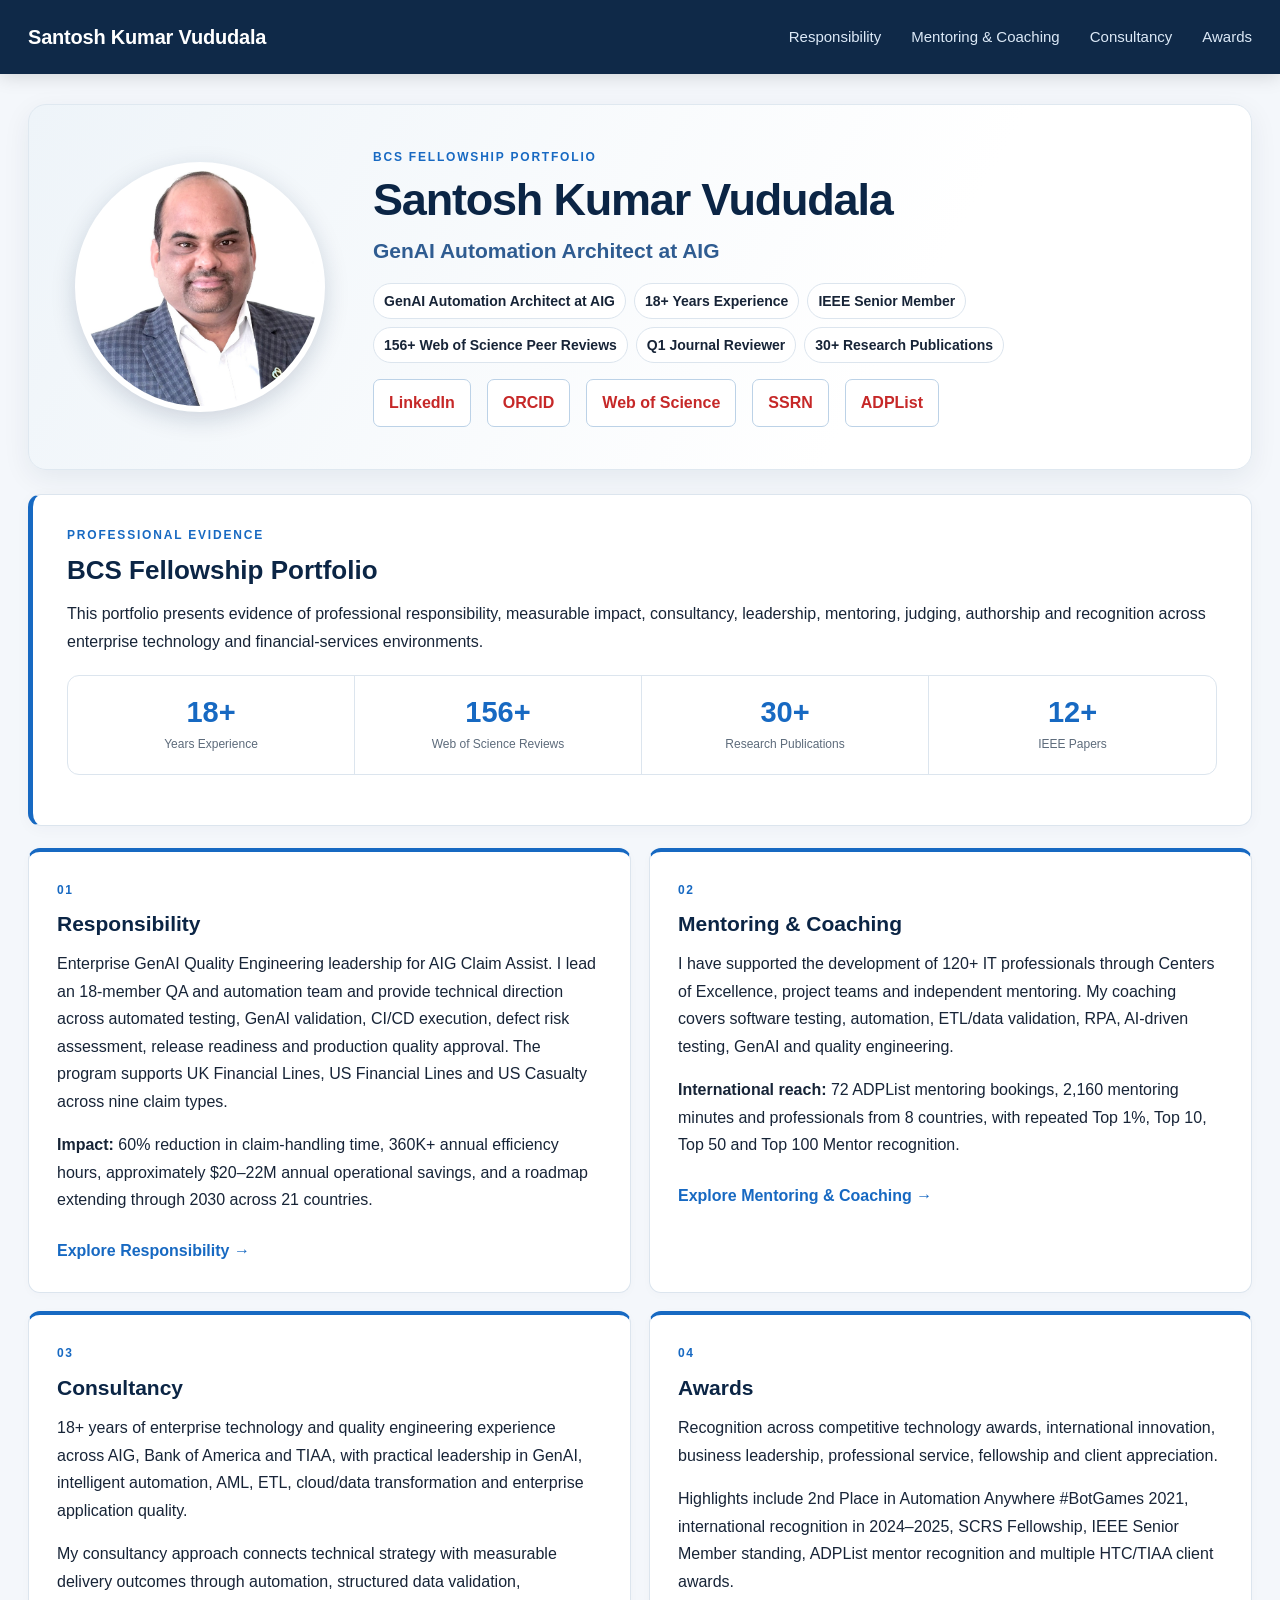
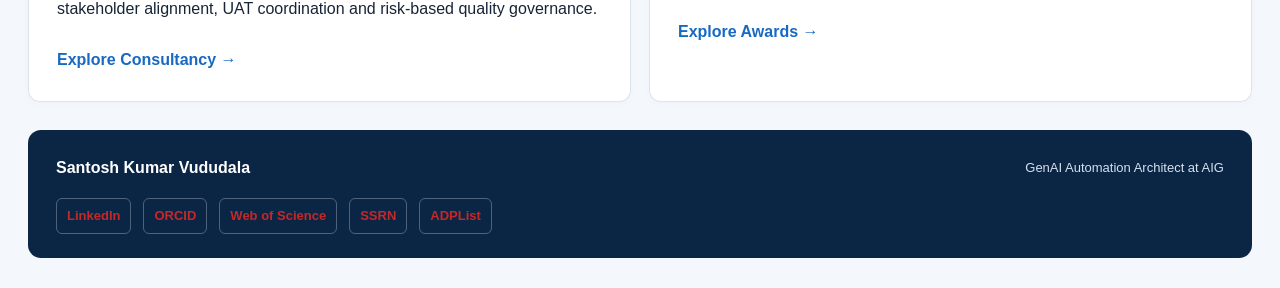
<file: index.html>
<!DOCTYPE html>
<html lang="en"><head><meta charset="UTF-8"><meta name="viewport" content="width=device-width, initial-scale=1.0">
<title>BCS Fellowship Portfolio | Santosh Kumar Vududala</title><meta name="description" content="BCS Fellowship professional portfolio of Santosh Kumar Vududala."><link rel="stylesheet" href="styles.css"></head>
<body><header><nav><div class="nav-container"><div class="nav-brand"><a href="index.html">Santosh Kumar Vududala</a></div><ul class="nav-menu">
<li><a class="" href="responsibility.html">Responsibility</a></li>
<li><a class="" href="mentoring.html">Mentoring &amp; Coaching</a></li>
<li><a class="" href="consultancy.html">Consultancy</a></li>
<li><a class="" href="awards.html">Awards</a></li>
</ul></div></nav></header>
<main class="container"><section class="hero"><div class="profile-section"><div class="profile-photo"><img src="profile-photo.jpeg" alt="Professional portrait of Santosh Kumar Vududala"></div><div class="profile-info"><div class="eyebrow">BCS FELLOWSHIP PORTFOLIO</div><h1>Santosh Kumar Vududala</h1><h2>GenAI Automation Architect at AIG</h2><p class="tagline"><strong>GenAI Automation Architect at AIG</strong><span>18+ Years Experience</span><span>IEEE Senior Member</span><span>156+ Web of Science Peer Reviews</span><span>Q1 Journal Reviewer</span><span>30+ Research Publications</span></p><div class="hero-links"><a href="https://www.linkedin.com/in/santosh-kumar-vududala-43872617" target="_blank" rel="noopener">LinkedIn</a><a href="https://orcid.org/0009-0005-8838-0259" target="_blank" rel="noopener">ORCID</a><a href="https://www.webofscience.com/wos/author/record/NES-8212-2025" target="_blank" rel="noopener">Web of Science</a><a href="https://papers.ssrn.com/sol3/cf_dev/AbsByAuth.cfm?per_id=7576277" target="_blank" rel="noopener">SSRN</a><a href="evidence/01-ADPList-Profile-Screenshot.png" target="_blank">ADPList</a></div></div></div></section><section class="welcome"><div class="section-kicker">PROFESSIONAL EVIDENCE</div><h2>BCS Fellowship Portfolio</h2><p>This portfolio presents evidence of professional responsibility, measurable impact, consultancy, leadership, mentoring, judging, authorship and recognition across enterprise technology and financial-services environments.</p><div class="stats-grid"><div class="stat-card"><span class="number">18+</span><span class="label">Years Experience</span></div><div class="stat-card"><span class="number">156+</span><span class="label">Web of Science Reviews</span></div><div class="stat-card"><span class="number">30+</span><span class="label">Research Publications</span></div><div class="stat-card"><span class="number">12+</span><span class="label">IEEE Papers</span></div></div></section>
<section class="cards feature-cards">
<div class="card accent"><div class="card-number">01</div><h3>Responsibility</h3><p>Enterprise GenAI Quality Engineering leadership for AIG Claim Assist. I lead an 18-member QA and automation team and provide technical direction across automated testing, GenAI validation, CI/CD execution, defect risk assessment, release readiness and production quality approval. The program supports UK Financial Lines, US Financial Lines and US Casualty across nine claim types.</p><p><strong>Impact:</strong> 60% reduction in claim-handling time, 360K+ annual efficiency hours, approximately $20–22M annual operational savings, and a roadmap extending through 2030 across 21 countries.</p><a class="read-more" href="responsibility.html">Explore Responsibility →</a></div>
<div class="card accent"><div class="card-number">02</div><h3>Mentoring &amp; Coaching</h3><p>I have supported the development of 120+ IT professionals through Centers of Excellence, project teams and independent mentoring. My coaching covers software testing, automation, ETL/data validation, RPA, AI-driven testing, GenAI and quality engineering.</p><p><strong>International reach:</strong> 72 ADPList mentoring bookings, 2,160 mentoring minutes and professionals from 8 countries, with repeated Top 1%, Top 10, Top 50 and Top 100 Mentor recognition.</p><a class="read-more" href="mentoring.html">Explore Mentoring &amp; Coaching →</a></div>
<div class="card accent"><div class="card-number">03</div><h3>Consultancy</h3><p>18+ years of enterprise technology and quality engineering experience across AIG, Bank of America and TIAA, with practical leadership in GenAI, intelligent automation, AML, ETL, cloud/data transformation and enterprise application quality.</p><p>My consultancy approach connects technical strategy with measurable delivery outcomes through automation, structured data validation, stakeholder alignment, UAT coordination and risk-based quality governance.</p><a class="read-more" href="consultancy.html">Explore Consultancy →</a></div>
<div class="card accent"><div class="card-number">04</div><h3>Awards</h3><p>Recognition across competitive technology awards, international innovation, business leadership, professional service, fellowship and client appreciation.</p><p>Highlights include 2nd Place in Automation Anywhere #BotGames 2021, international recognition in 2024–2025, SCRS Fellowship, IEEE Senior Member standing, ADPList mentor recognition and multiple HTC/TIAA client awards.</p><a class="read-more" href="awards.html">Explore Awards →</a></div>
</section>
<footer>
<div class="footer-main"><strong>Santosh Kumar Vududala</strong><span>GenAI Automation Architect at AIG</span></div>
<div class="profile-links" aria-label="Professional profiles">
<a href="https://www.linkedin.com/in/santosh-kumar-vududala-43872617" target="_blank" rel="noopener">LinkedIn</a>
<a href="https://orcid.org/0009-0005-8838-0259" target="_blank" rel="noopener">ORCID</a>
<a href="https://www.webofscience.com/wos/author/record/NES-8212-2025" target="_blank" rel="noopener">Web of Science</a>
<a href="https://papers.ssrn.com/sol3/cf_dev/AbsByAuth.cfm?per_id=7576277" target="_blank" rel="noopener">SSRN</a>
<a href="evidence/01-ADPList-Profile-Screenshot.png" target="_blank">ADPList</a>

</div></footer></main></body></html>
</file>
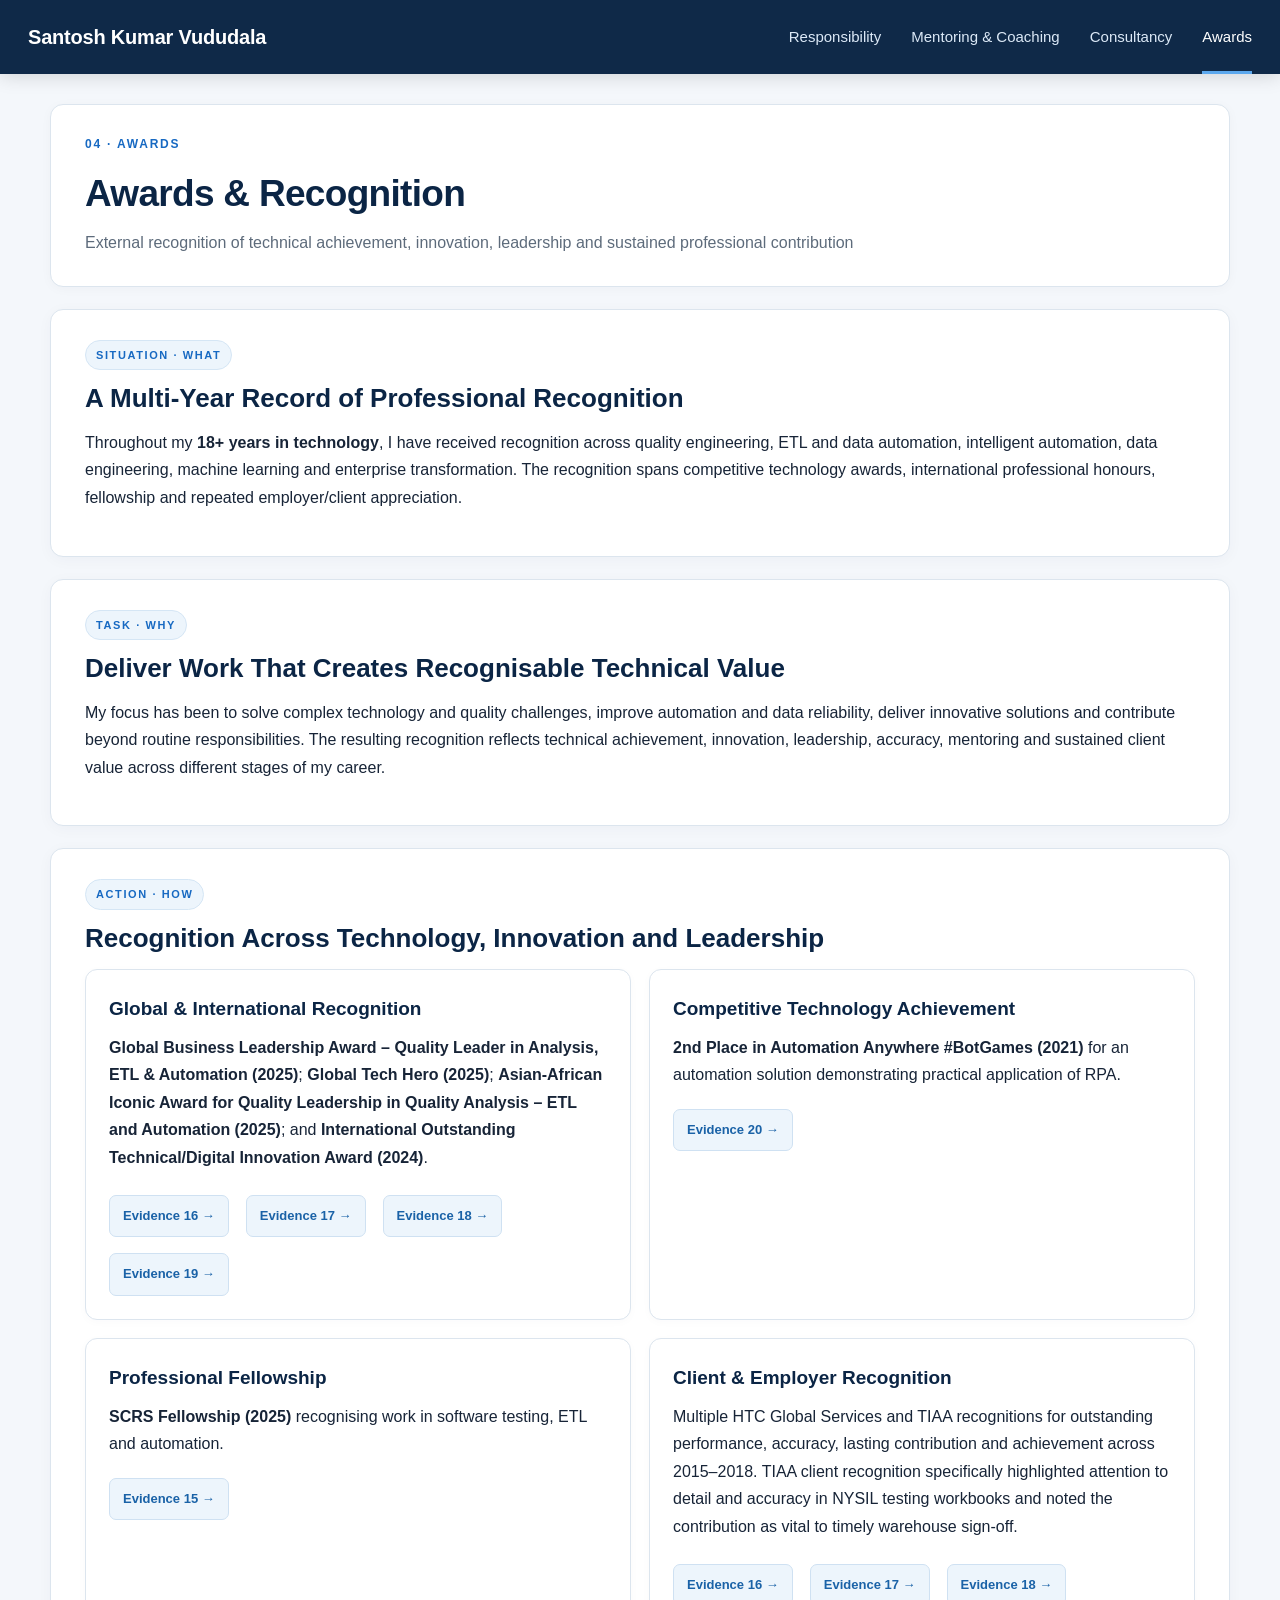
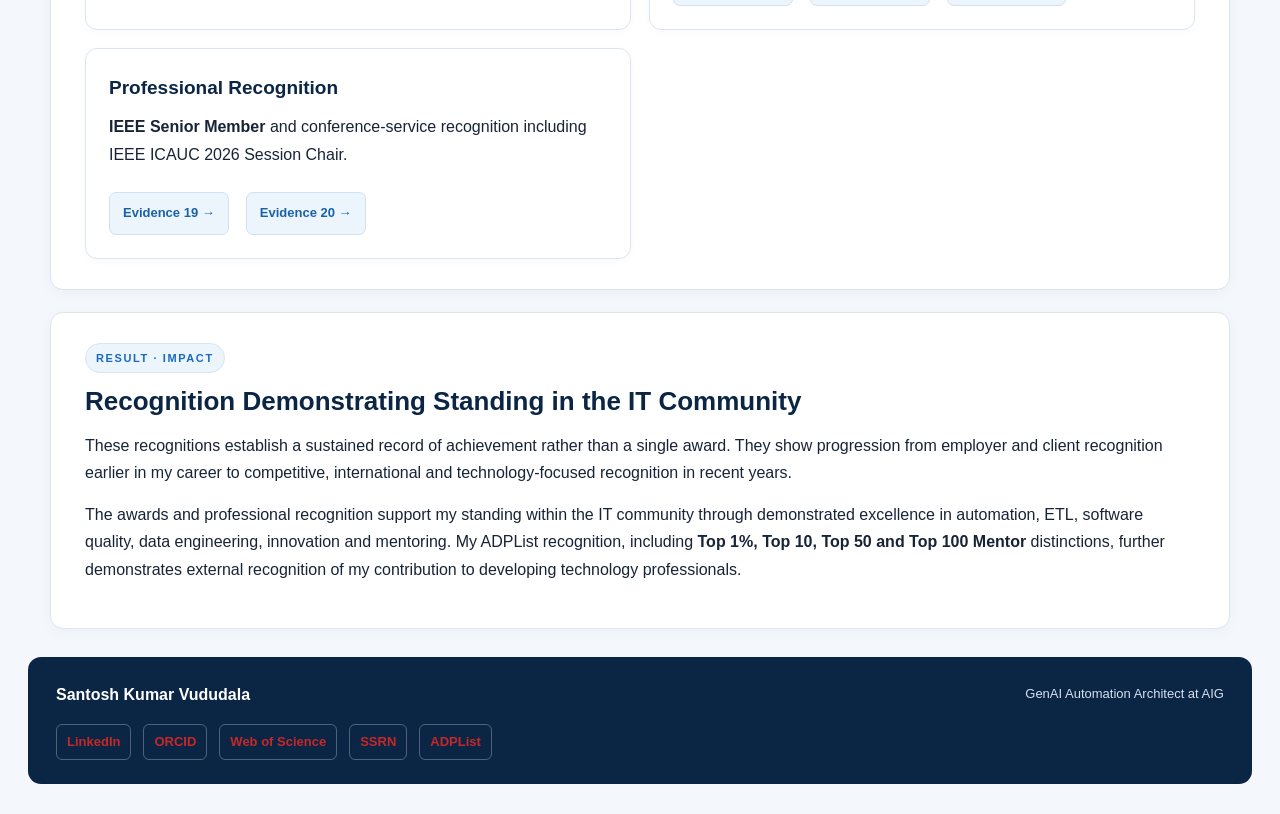
<file: awards.html>
<!DOCTYPE html>
<html lang="en"><head><meta charset="UTF-8"><meta name="viewport" content="width=device-width, initial-scale=1.0">
<title>Awards &amp; Recognition | Santosh Kumar Vududala</title><meta name="description" content="BCS Fellowship professional portfolio of Santosh Kumar Vududala."><link rel="stylesheet" href="styles.css"></head>
<body><header><nav><div class="nav-container"><div class="nav-brand"><a href="index.html">Santosh Kumar Vududala</a></div><ul class="nav-menu"><li><a href="responsibility.html">Responsibility</a></li><li><a href="mentoring.html">Mentoring &amp; Coaching</a></li><li><a href="consultancy.html">Consultancy</a></li><li><a class="active" href="awards.html">Awards</a></li></ul></div></nav></header>
<main class="container"><div class="page-header"><div class="section-kicker">04 · AWARDS</div><h1>Awards &amp; Recognition</h1><p class="subtitle">External recognition of technical achievement, innovation, leadership and sustained professional contribution</p></div>
<section class="content-section"><div class="star-label">SITUATION · WHAT</div><h2>A Multi-Year Record of Professional Recognition</h2><p>Throughout my <strong>18+ years in technology</strong>, I have received recognition across quality engineering, ETL and data automation, intelligent automation, data engineering, machine learning and enterprise transformation. The recognition spans competitive technology awards, international professional honours, fellowship and repeated employer/client appreciation.</p></section>
<section class="content-section"><div class="star-label">TASK · WHY</div><h2>Deliver Work That Creates Recognisable Technical Value</h2><p>My focus has been to solve complex technology and quality challenges, improve automation and data reliability, deliver innovative solutions and contribute beyond routine responsibilities. The resulting recognition reflects technical achievement, innovation, leadership, accuracy, mentoring and sustained client value across different stages of my career.</p></section>
<section class="content-section"><div class="star-label">ACTION · HOW</div><h2>Recognition Across Technology, Innovation and Leadership</h2><div class="cards"><div class="card"><h3>Global &amp; International Recognition</h3><p><strong>Global Business Leadership Award – Quality Leader in Analysis, ETL &amp; Automation (2025)</strong>; <strong>Global Tech Hero (2025)</strong>; <strong>Asian-African Iconic Award for Quality Leadership in Quality Analysis – ETL and Automation (2025)</strong>; and <strong>International Outstanding Technical/Digital Innovation Award (2024)</strong>.</p><div class="button-row"><a class="evidence-ref" href="evidence/10-Global-Business-Leadership-Award.pdf" target="_blank">Evidence 16 →</a><a class="evidence-ref" href="evidence/11-Global-Tech-Hero-Award.pdf" target="_blank">Evidence 17 →</a><a class="evidence-ref" href="evidence/12-Asian-African-Iconic-Award.pdf" target="_blank">Evidence 18 →</a><a class="evidence-ref" href="evidence/13-International-Outstanding-Technical-Digital-Innovation-Award.pdf" target="_blank">Evidence 19 →</a></div></div><div class="card"><h3>Competitive Technology Achievement</h3><p><strong>2nd Place in Automation Anywhere #BotGames (2021)</strong> for an automation solution demonstrating practical application of RPA.</p><a class="evidence-ref" href="evidence/14-Automation-Anywhere-BotGames-2nd-Place-Certificate.pdf" target="_blank">Evidence 20 →</a></div><div class="card"><h3>Professional Fellowship</h3><p><strong>SCRS Fellowship (2025)</strong> recognising work in software testing, ETL and automation.</p><a class="evidence-ref" href="evidence/15-SCRS-Fellowship-Evidence.pdf" target="_blank">Evidence 15 →</a></div><div class="card"><h3>Client &amp; Employer Recognition</h3><p>Multiple HTC Global Services and TIAA recognitions for outstanding performance, accuracy, lasting contribution and achievement across 2015–2018. TIAA client recognition specifically highlighted attention to detail and accuracy in NYSIL testing workbooks and noted the contribution as vital to timely warehouse sign-off.</p><div class="button-row"><a class="evidence-ref" href="evidence/16-HTC-TIAA-2015-Appreciation.pdf" target="_blank">Evidence 16 →</a><a class="evidence-ref" href="evidence/17-HTC-TIAA-2016-Recognition.jpg" target="_blank">Evidence 17 →</a><a class="evidence-ref" href="evidence/18-HTC-TIAA-2018-Recognition.jpg" target="_blank">Evidence 18 →</a></div></div><div class="card"><h3>Professional Recognition</h3><p><strong>IEEE Senior Member</strong> and conference-service recognition including IEEE ICAUC 2026 Session Chair.</p><div class="button-row"><a class="evidence-ref" href="evidence/19-IEEE-Senior-Membership-Card.pdf" target="_blank">Evidence 19 →</a><a class="evidence-ref" href="evidence/20-IEEE-ICAUC-2026-Session-Chair-Certificate.pdf" target="_blank">Evidence 20 →</a></div></div></div></section>
<section class="content-section"><div class="star-label">RESULT · IMPACT</div><h2>Recognition Demonstrating Standing in the IT Community</h2><p>These recognitions establish a sustained record of achievement rather than a single award. They show progression from employer and client recognition earlier in my career to competitive, international and technology-focused recognition in recent years.</p><p>The awards and professional recognition support my standing within the IT community through demonstrated excellence in automation, ETL, software quality, data engineering, innovation and mentoring. My ADPList recognition, including <strong>Top 1%, Top 10, Top 50 and Top 100 Mentor</strong> distinctions, further demonstrates external recognition of my contribution to developing technology professionals.</p></section>
<footer><div class="footer-main"><strong>Santosh Kumar Vududala</strong><span>GenAI Automation Architect at AIG</span></div><div class="profile-links" aria-label="Professional profiles"><a href="https://www.linkedin.com/in/santosh-kumar-vududala-43872617" target="_blank" rel="noopener">LinkedIn</a><a href="https://orcid.org/0009-0005-8838-0259" target="_blank" rel="noopener">ORCID</a><a href="https://www.webofscience.com/wos/author/record/NES-8212-2025" target="_blank" rel="noopener">Web of Science</a><a href="https://papers.ssrn.com/sol3/cf_dev/AbsByAuth.cfm?per_id=7576277" target="_blank" rel="noopener">SSRN</a><a href="evidence/01-ADPList-Profile-Screenshot.png" target="_blank">ADPList</a></div></footer></main></body></html>
</file>
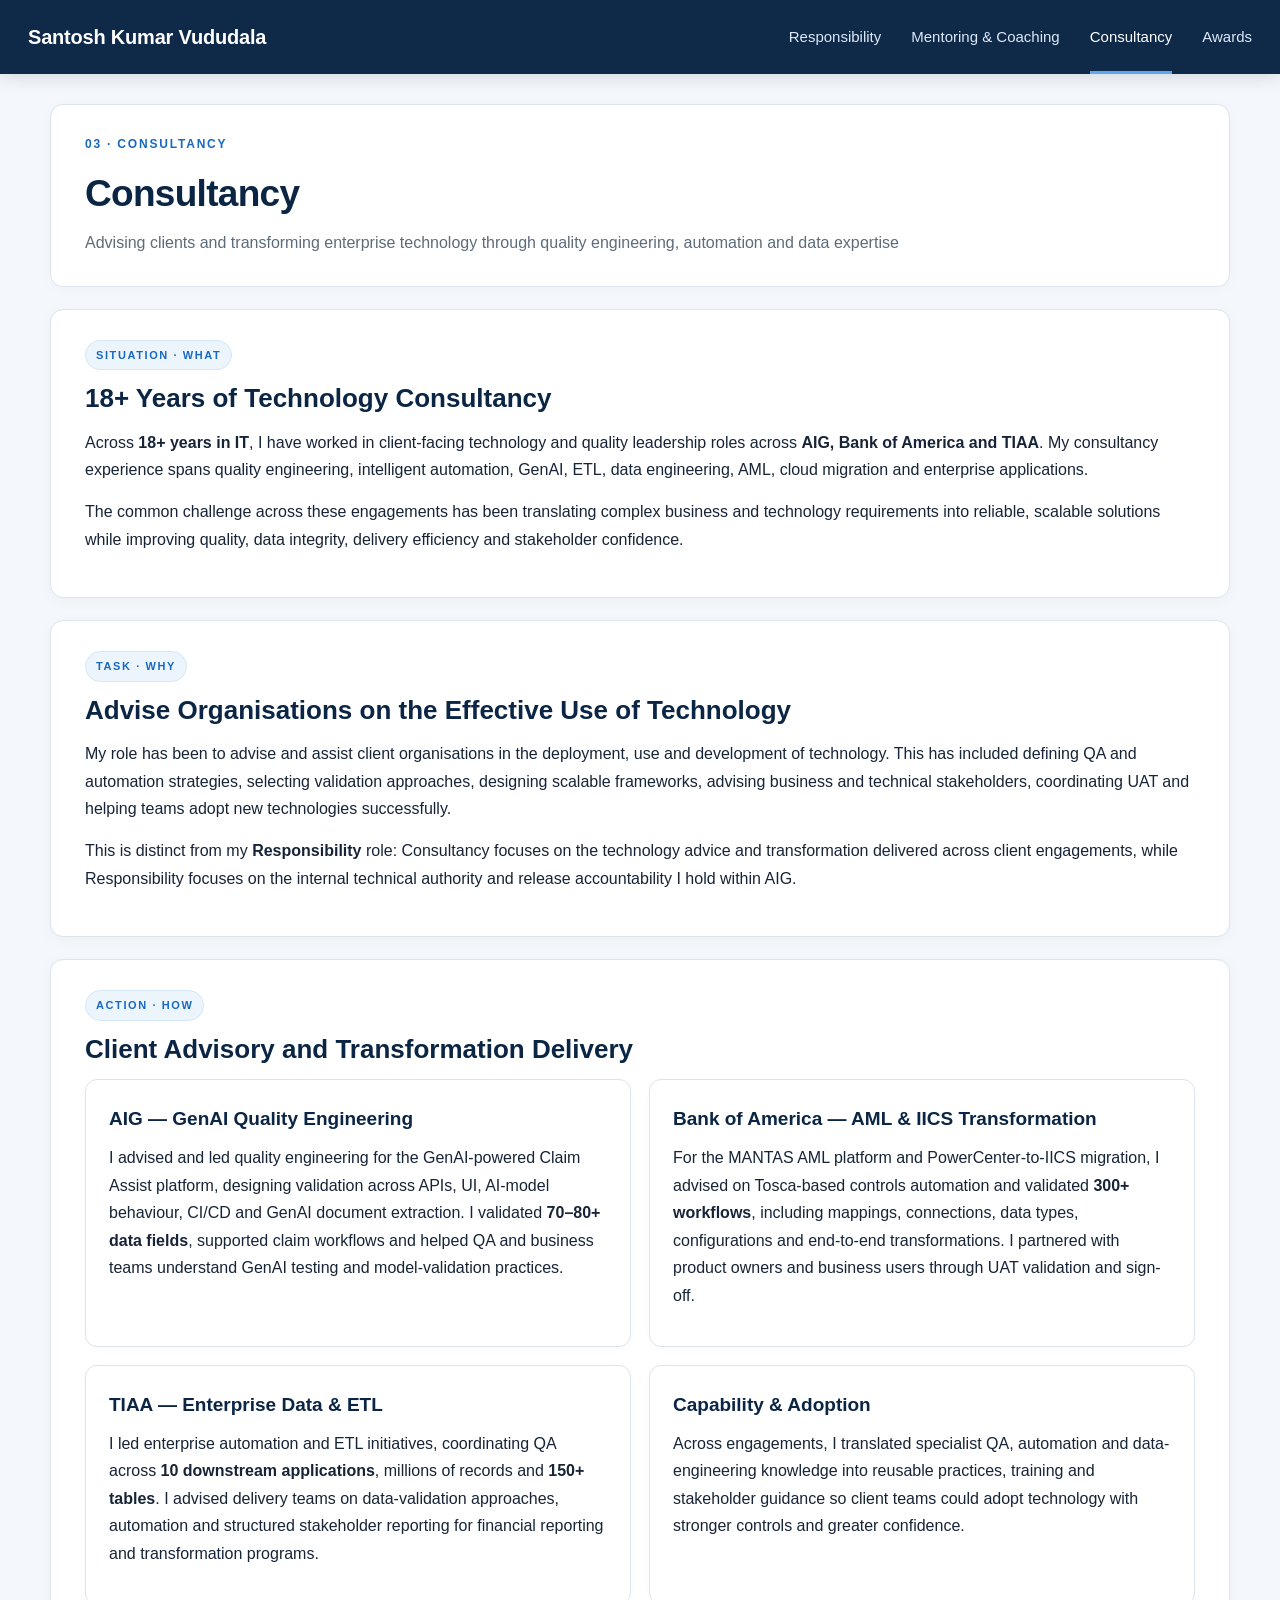
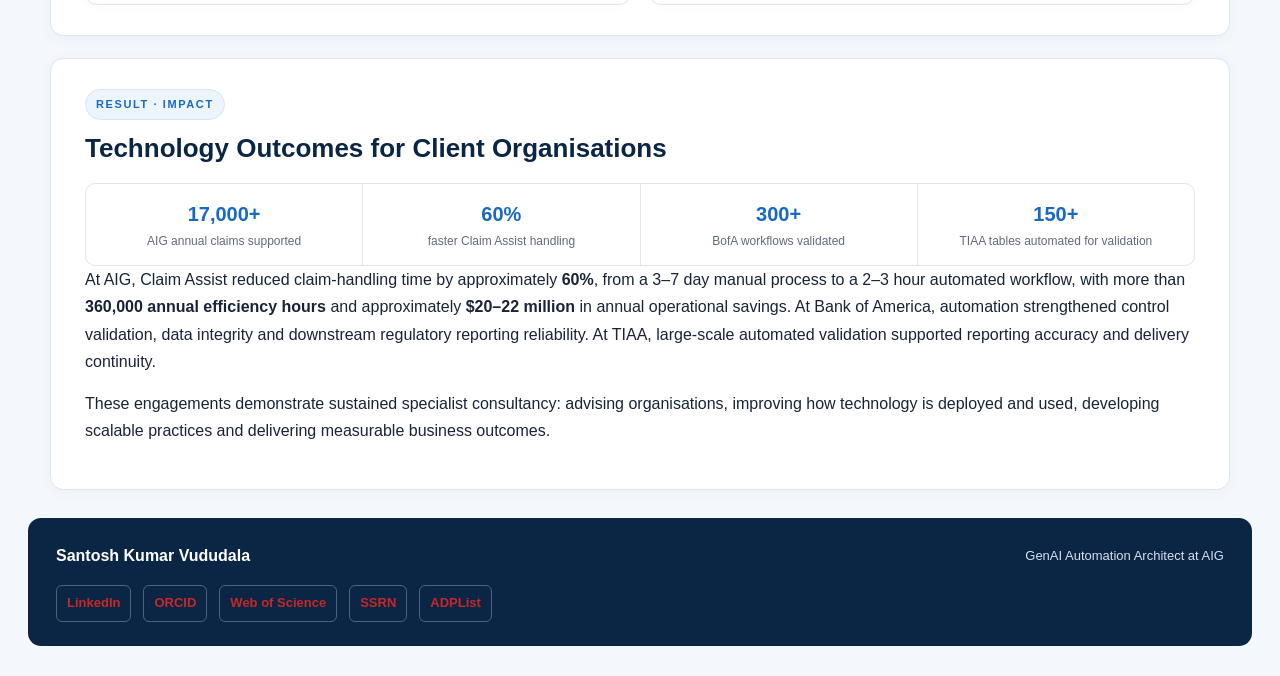
<file: consultancy.html>
<!DOCTYPE html>
<html lang="en"><head><meta charset="UTF-8"><meta name="viewport" content="width=device-width, initial-scale=1.0">
<title>Consultancy | Santosh Kumar Vududala</title><meta name="description" content="BCS Fellowship professional portfolio of Santosh Kumar Vududala."><link rel="stylesheet" href="styles.css"></head>
<body><header><nav><div class="nav-container"><div class="nav-brand"><a href="index.html">Santosh Kumar Vududala</a></div><ul class="nav-menu"><li><a href="responsibility.html">Responsibility</a></li><li><a href="mentoring.html">Mentoring &amp; Coaching</a></li><li><a class="active" href="consultancy.html">Consultancy</a></li><li><a href="awards.html">Awards</a></li></ul></div></nav></header>
<main class="container"><div class="page-header"><div class="section-kicker">03 · CONSULTANCY</div><h1>Consultancy</h1><p class="subtitle">Advising clients and transforming enterprise technology through quality engineering, automation and data expertise</p></div>
<section class="content-section"><div class="star-label">SITUATION · WHAT</div><h2>18+ Years of Technology Consultancy</h2><p>Across <strong>18+ years in IT</strong>, I have worked in client-facing technology and quality leadership roles across <strong>AIG, Bank of America and TIAA</strong>. My consultancy experience spans quality engineering, intelligent automation, GenAI, ETL, data engineering, AML, cloud migration and enterprise applications.</p><p>The common challenge across these engagements has been translating complex business and technology requirements into reliable, scalable solutions while improving quality, data integrity, delivery efficiency and stakeholder confidence.</p></section>
<section class="content-section"><div class="star-label">TASK · WHY</div><h2>Advise Organisations on the Effective Use of Technology</h2><p>My role has been to advise and assist client organisations in the deployment, use and development of technology. This has included defining QA and automation strategies, selecting validation approaches, designing scalable frameworks, advising business and technical stakeholders, coordinating UAT and helping teams adopt new technologies successfully.</p><p>This is distinct from my <strong>Responsibility</strong> role: Consultancy focuses on the technology advice and transformation delivered across client engagements, while Responsibility focuses on the internal technical authority and release accountability I hold within AIG.</p></section>
<section class="content-section"><div class="star-label">ACTION · HOW</div><h2>Client Advisory and Transformation Delivery</h2><div class="cards">
<div class="card"><h3>AIG — GenAI Quality Engineering</h3><p>I advised and led quality engineering for the GenAI-powered Claim Assist platform, designing validation across APIs, UI, AI-model behaviour, CI/CD and GenAI document extraction. I validated <strong>70–80+ data fields</strong>, supported claim workflows and helped QA and business teams understand GenAI testing and model-validation practices.</p></div>
<div class="card"><h3>Bank of America — AML &amp; IICS Transformation</h3><p>For the MANTAS AML platform and PowerCenter-to-IICS migration, I advised on Tosca-based controls automation and validated <strong>300+ workflows</strong>, including mappings, connections, data types, configurations and end-to-end transformations. I partnered with product owners and business users through UAT validation and sign-off.</p></div>
<div class="card"><h3>TIAA — Enterprise Data &amp; ETL</h3><p>I led enterprise automation and ETL initiatives, coordinating QA across <strong>10 downstream applications</strong>, millions of records and <strong>150+ tables</strong>. I advised delivery teams on data-validation approaches, automation and structured stakeholder reporting for financial reporting and transformation programs.</p></div>
<div class="card"><h3>Capability &amp; Adoption</h3><p>Across engagements, I translated specialist QA, automation and data-engineering knowledge into reusable practices, training and stakeholder guidance so client teams could adopt technology with stronger controls and greater confidence.</p></div>
</div></section>
<section class="content-section"><div class="star-label">RESULT · IMPACT</div><h2>Technology Outcomes for Client Organisations</h2><div class="metric-strip"><span><b>17,000+</b> AIG annual claims supported</span><span><b>60%</b> faster Claim Assist handling</span><span><b>300+</b> BofA workflows validated</span><span><b>150+</b> TIAA tables automated for validation</span></div><p>At AIG, Claim Assist reduced claim-handling time by approximately <strong>60%</strong>, from a 3–7 day manual process to a 2–3 hour automated workflow, with more than <strong>360,000 annual efficiency hours</strong> and approximately <strong>$20–22 million</strong> in annual operational savings. At Bank of America, automation strengthened control validation, data integrity and downstream regulatory reporting reliability. At TIAA, large-scale automated validation supported reporting accuracy and delivery continuity.</p><p>These engagements demonstrate sustained specialist consultancy: advising organisations, improving how technology is deployed and used, developing scalable practices and delivering measurable business outcomes.</p></section>
<footer><div class="footer-main"><strong>Santosh Kumar Vududala</strong><span>GenAI Automation Architect at AIG</span></div><div class="profile-links" aria-label="Professional profiles"><a href="https://www.linkedin.com/in/santosh-kumar-vududala-43872617" target="_blank" rel="noopener">LinkedIn</a><a href="https://orcid.org/0009-0005-8838-0259" target="_blank" rel="noopener">ORCID</a><a href="https://www.webofscience.com/wos/author/record/NES-8212-2025" target="_blank" rel="noopener">Web of Science</a><a href="https://papers.ssrn.com/sol3/cf_dev/AbsByAuth.cfm?per_id=7576277" target="_blank" rel="noopener">SSRN</a><a href="evidence/01-ADPList-Profile-Screenshot.png" target="_blank">ADPList</a></div></footer></main></body></html>
</file>
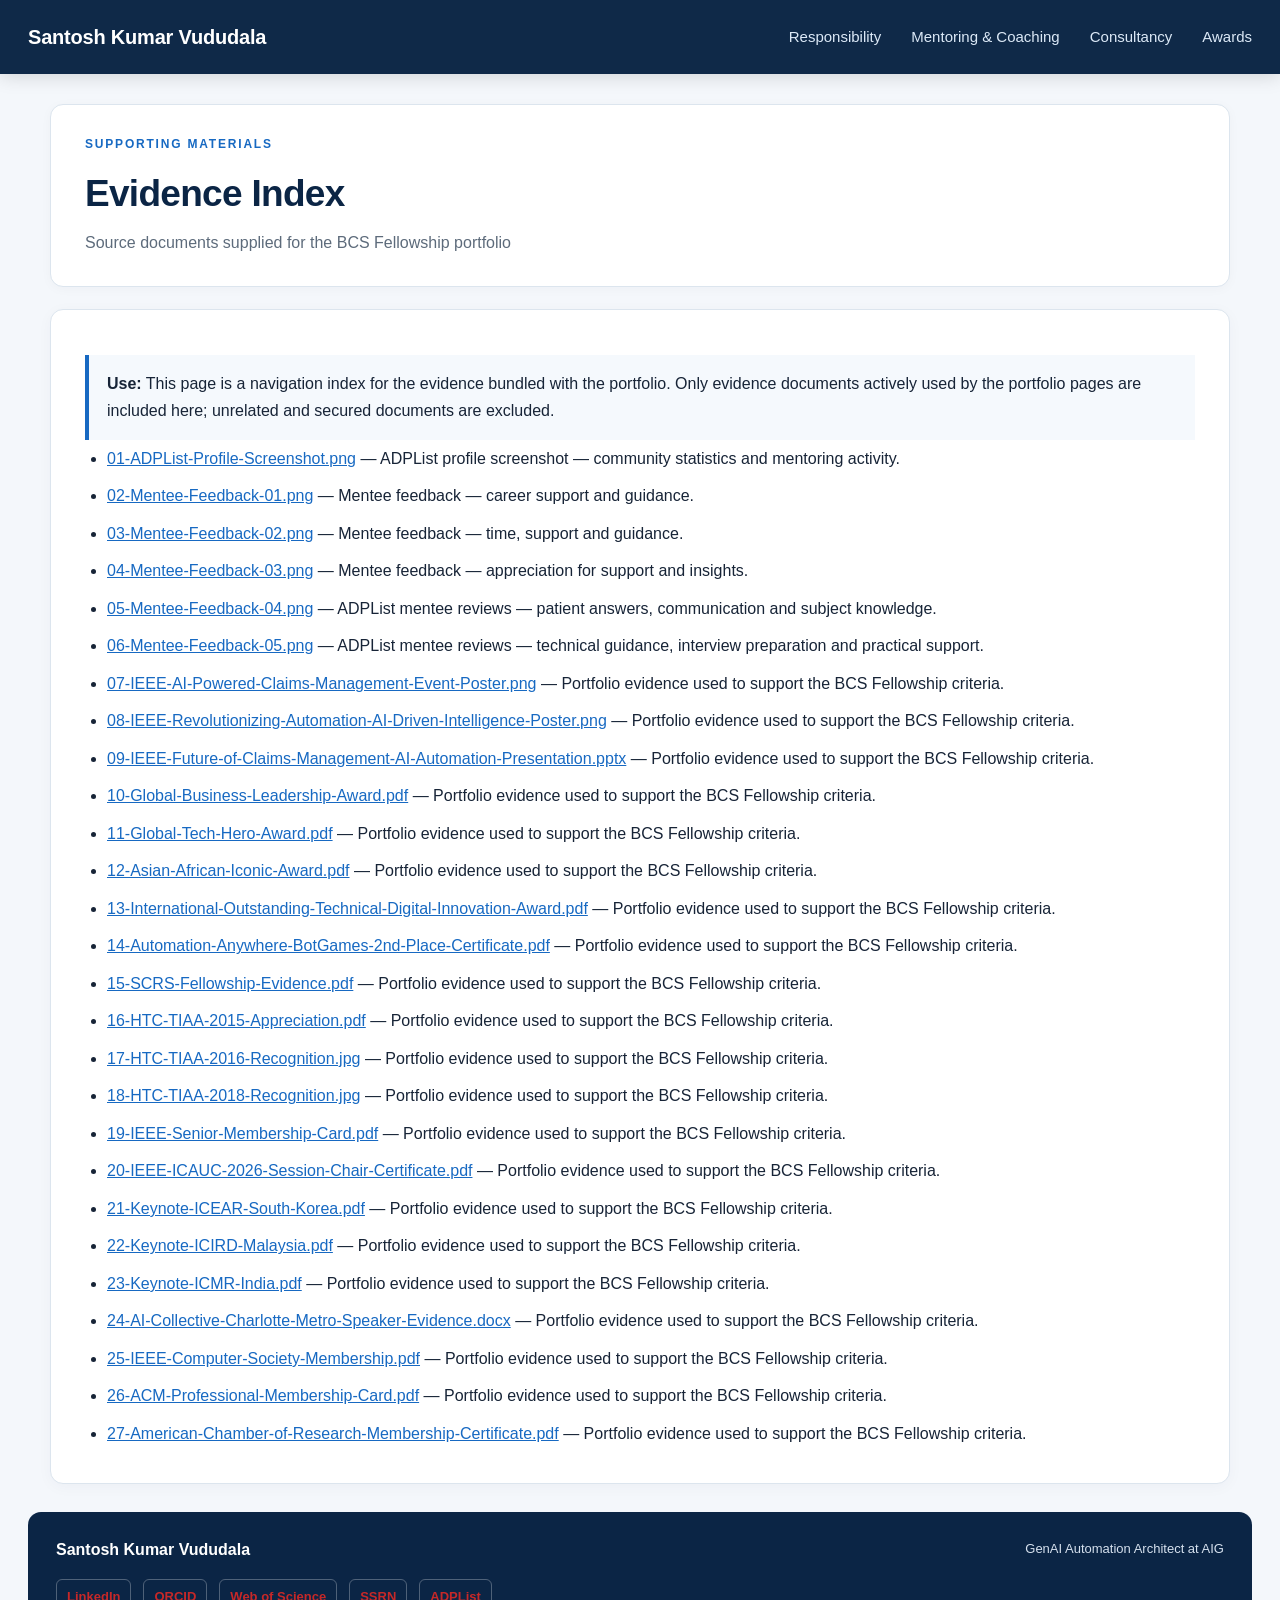
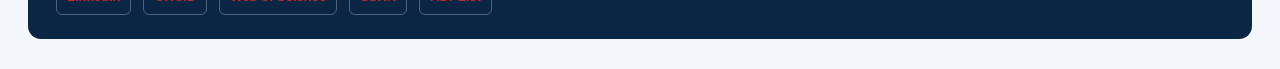
<file: evidence.html>
<!DOCTYPE html>
<html lang="en"><head><meta charset="UTF-8"><meta name="viewport" content="width=device-width, initial-scale=1.0">
<title>Evidence Index | Santosh Kumar Vududala</title><meta name="description" content="BCS Fellowship professional portfolio of Santosh Kumar Vududala."><link rel="stylesheet" href="styles.css"></head>
<body><header><nav><div class="nav-container"><div class="nav-brand"><a href="index.html">Santosh Kumar Vududala</a></div><ul class="nav-menu">
<li><a class="" href="responsibility.html">Responsibility</a></li>
<li><a class="" href="mentoring.html">Mentoring &amp; Coaching</a></li>
<li><a class="" href="consultancy.html">Consultancy</a></li>
<li><a class="" href="awards.html">Awards</a></li>
</ul></div></nav></header>
<main class="container"><div class="page-header"><div class="section-kicker">SUPPORTING MATERIALS</div><h1>Evidence Index</h1><p class="subtitle">Source documents supplied for the BCS Fellowship portfolio</p></div><section class="content-section"><div class="evidence-note"><strong>Use:</strong> This page is a navigation index for the evidence bundled with the portfolio. Only evidence documents actively used by the portfolio pages are included here; unrelated and secured documents are excluded.</div><ul class="evidence-list"><li><a href="evidence/01-ADPList-Profile-Screenshot.png" target="_blank">01-ADPList-Profile-Screenshot.png</a><span class="evidence-description"> — ADPList profile screenshot — community statistics and mentoring activity.</span></li><li><a href="evidence/02-Mentee-Feedback-01.png" target="_blank">02-Mentee-Feedback-01.png</a><span class="evidence-description"> — Mentee feedback — career support and guidance.</span></li><li><a href="evidence/03-Mentee-Feedback-02.png" target="_blank">03-Mentee-Feedback-02.png</a><span class="evidence-description"> — Mentee feedback — time, support and guidance.</span></li><li><a href="evidence/04-Mentee-Feedback-03.png" target="_blank">04-Mentee-Feedback-03.png</a><span class="evidence-description"> — Mentee feedback — appreciation for support and insights.</span></li><li><a href="evidence/05-Mentee-Feedback-04.png" target="_blank">05-Mentee-Feedback-04.png</a><span class="evidence-description"> — ADPList mentee reviews — patient answers, communication and subject knowledge.</span></li><li><a href="evidence/06-Mentee-Feedback-05.png" target="_blank">06-Mentee-Feedback-05.png</a><span class="evidence-description"> — ADPList mentee reviews — technical guidance, interview preparation and practical support.</span></li><li><a href="evidence/07-IEEE-AI-Powered-Claims-Management-Event-Poster.png" target="_blank">07-IEEE-AI-Powered-Claims-Management-Event-Poster.png</a><span class="evidence-description"> — Portfolio evidence used to support the BCS Fellowship criteria.</span></li><li><a href="evidence/08-IEEE-Revolutionizing-Automation-AI-Driven-Intelligence-Poster.png" target="_blank">08-IEEE-Revolutionizing-Automation-AI-Driven-Intelligence-Poster.png</a><span class="evidence-description"> — Portfolio evidence used to support the BCS Fellowship criteria.</span></li><li><a href="evidence/09-IEEE-Future-of-Claims-Management-AI-Automation-Presentation.pptx" target="_blank">09-IEEE-Future-of-Claims-Management-AI-Automation-Presentation.pptx</a><span class="evidence-description"> — Portfolio evidence used to support the BCS Fellowship criteria.</span></li><li><a href="evidence/10-Global-Business-Leadership-Award.pdf" target="_blank">10-Global-Business-Leadership-Award.pdf</a><span class="evidence-description"> — Portfolio evidence used to support the BCS Fellowship criteria.</span></li><li><a href="evidence/11-Global-Tech-Hero-Award.pdf" target="_blank">11-Global-Tech-Hero-Award.pdf</a><span class="evidence-description"> — Portfolio evidence used to support the BCS Fellowship criteria.</span></li><li><a href="evidence/12-Asian-African-Iconic-Award.pdf" target="_blank">12-Asian-African-Iconic-Award.pdf</a><span class="evidence-description"> — Portfolio evidence used to support the BCS Fellowship criteria.</span></li><li><a href="evidence/13-International-Outstanding-Technical-Digital-Innovation-Award.pdf" target="_blank">13-International-Outstanding-Technical-Digital-Innovation-Award.pdf</a><span class="evidence-description"> — Portfolio evidence used to support the BCS Fellowship criteria.</span></li><li><a href="evidence/14-Automation-Anywhere-BotGames-2nd-Place-Certificate.pdf" target="_blank">14-Automation-Anywhere-BotGames-2nd-Place-Certificate.pdf</a><span class="evidence-description"> — Portfolio evidence used to support the BCS Fellowship criteria.</span></li><li><a href="evidence/15-SCRS-Fellowship-Evidence.pdf" target="_blank">15-SCRS-Fellowship-Evidence.pdf</a><span class="evidence-description"> — Portfolio evidence used to support the BCS Fellowship criteria.</span></li><li><a href="evidence/16-HTC-TIAA-2015-Appreciation.pdf" target="_blank">16-HTC-TIAA-2015-Appreciation.pdf</a><span class="evidence-description"> — Portfolio evidence used to support the BCS Fellowship criteria.</span></li><li><a href="evidence/17-HTC-TIAA-2016-Recognition.jpg" target="_blank">17-HTC-TIAA-2016-Recognition.jpg</a><span class="evidence-description"> — Portfolio evidence used to support the BCS Fellowship criteria.</span></li><li><a href="evidence/18-HTC-TIAA-2018-Recognition.jpg" target="_blank">18-HTC-TIAA-2018-Recognition.jpg</a><span class="evidence-description"> — Portfolio evidence used to support the BCS Fellowship criteria.</span></li><li><a href="evidence/19-IEEE-Senior-Membership-Card.pdf" target="_blank">19-IEEE-Senior-Membership-Card.pdf</a><span class="evidence-description"> — Portfolio evidence used to support the BCS Fellowship criteria.</span></li><li><a href="evidence/20-IEEE-ICAUC-2026-Session-Chair-Certificate.pdf" target="_blank">20-IEEE-ICAUC-2026-Session-Chair-Certificate.pdf</a><span class="evidence-description"> — Portfolio evidence used to support the BCS Fellowship criteria.</span></li><li><a href="evidence/21-Keynote-ICEAR-South-Korea.pdf" target="_blank">21-Keynote-ICEAR-South-Korea.pdf</a><span class="evidence-description"> — Portfolio evidence used to support the BCS Fellowship criteria.</span></li><li><a href="evidence/22-Keynote-ICIRD-Malaysia.pdf" target="_blank">22-Keynote-ICIRD-Malaysia.pdf</a><span class="evidence-description"> — Portfolio evidence used to support the BCS Fellowship criteria.</span></li><li><a href="evidence/23-Keynote-ICMR-India.pdf" target="_blank">23-Keynote-ICMR-India.pdf</a><span class="evidence-description"> — Portfolio evidence used to support the BCS Fellowship criteria.</span></li><li><a href="evidence/24-AI-Collective-Charlotte-Metro-Speaker-Evidence.docx" target="_blank">24-AI-Collective-Charlotte-Metro-Speaker-Evidence.docx</a><span class="evidence-description"> — Portfolio evidence used to support the BCS Fellowship criteria.</span></li><li><a href="evidence/25-IEEE-Computer-Society-Membership.pdf" target="_blank">25-IEEE-Computer-Society-Membership.pdf</a><span class="evidence-description"> — Portfolio evidence used to support the BCS Fellowship criteria.</span></li><li><a href="evidence/26-ACM-Professional-Membership-Card.pdf" target="_blank">26-ACM-Professional-Membership-Card.pdf</a><span class="evidence-description"> — Portfolio evidence used to support the BCS Fellowship criteria.</span></li><li><a href="evidence/27-American-Chamber-of-Research-Membership-Certificate.pdf" target="_blank">27-American-Chamber-of-Research-Membership-Certificate.pdf</a><span class="evidence-description"> — Portfolio evidence used to support the BCS Fellowship criteria.</span></li></ul></section><footer>
<div class="footer-main"><strong>Santosh Kumar Vududala</strong><span>GenAI Automation Architect at AIG</span></div>
<div class="profile-links" aria-label="Professional profiles">
<a href="https://www.linkedin.com/in/santosh-kumar-vududala-43872617" target="_blank" rel="noopener">LinkedIn</a>
<a href="https://orcid.org/0009-0005-8838-0259" target="_blank" rel="noopener">ORCID</a>
<a href="https://www.webofscience.com/wos/author/record/NES-8212-2025" target="_blank" rel="noopener">Web of Science</a>
<a href="https://papers.ssrn.com/sol3/cf_dev/AbsByAuth.cfm?per_id=7576277" target="_blank" rel="noopener">SSRN</a>
<a href="evidence/01-ADPList-Profile-Screenshot.png" target="_blank">ADPList</a>

</div></footer></main></body></html>
</file>
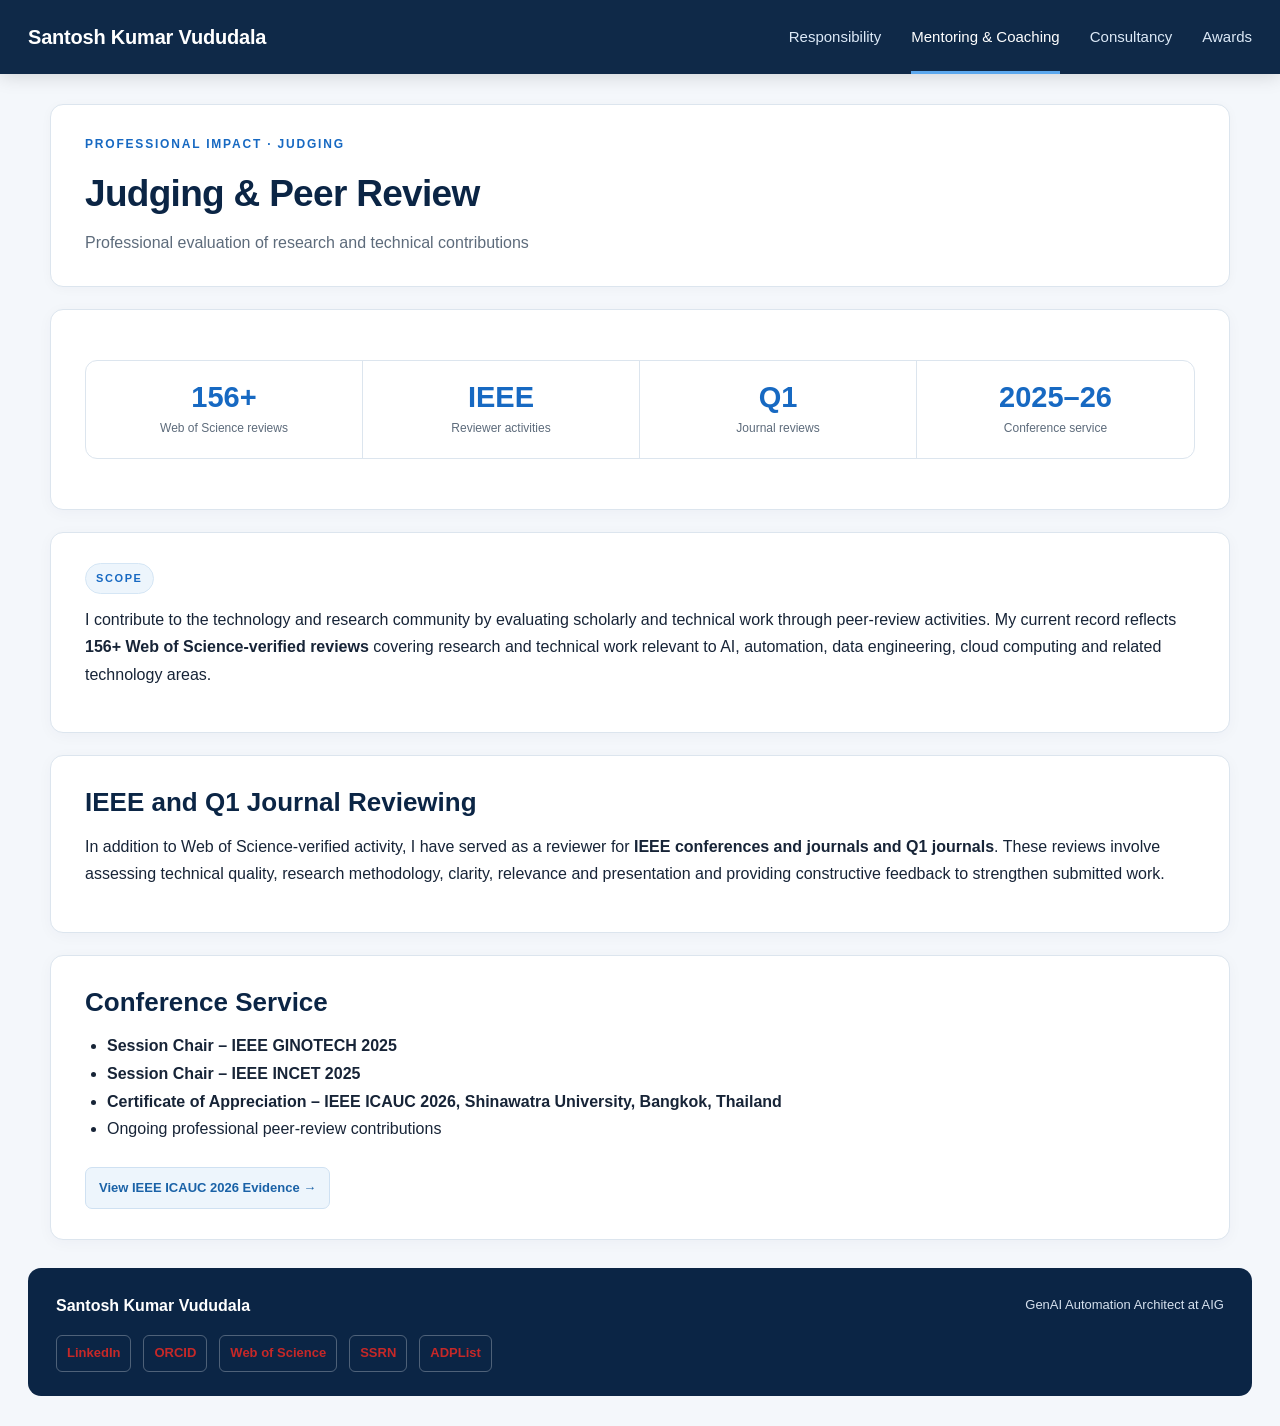
<file: judging.html>
<!DOCTYPE html>
<html lang="en"><head><meta charset="UTF-8"><meta name="viewport" content="width=device-width, initial-scale=1.0">
<title>Judging & Peer Review | Santosh Kumar Vududala</title><meta name="description" content="BCS Fellowship professional portfolio of Santosh Kumar Vududala."><link rel="stylesheet" href="styles.css"></head>
<body><header><nav><div class="nav-container"><div class="nav-brand"><a href="index.html">Santosh Kumar Vududala</a></div><ul class="nav-menu">
<li><a class="" href="responsibility.html">Responsibility</a></li>
<li><a class="active" href="mentoring.html">Mentoring &amp; Coaching</a></li>
<li><a class="" href="consultancy.html">Consultancy</a></li>
<li><a class="" href="awards.html">Awards</a></li>
</ul></div></nav></header>
<main class="container"><div class="page-header"><div class="section-kicker">PROFESSIONAL IMPACT · JUDGING</div><h1>Judging &amp; Peer Review</h1><p class="subtitle">Professional evaluation of research and technical contributions</p></div>
<section class="content-section"><div class="stats-grid"><div class="stat-card"><span class="number">156+</span><span class="label">Web of Science reviews</span></div><div class="stat-card"><span class="number">IEEE</span><span class="label">Reviewer activities</span></div><div class="stat-card"><span class="number">Q1</span><span class="label">Journal reviews</span></div><div class="stat-card"><span class="number">2025–26</span><span class="label">Conference service</span></div></div></section>
<section class="content-section"><div class="star-label">SCOPE</div><p>I contribute to the technology and research community by evaluating scholarly and technical work through peer-review activities. My current record reflects <strong>156+ Web of Science-verified reviews</strong> covering research and technical work relevant to AI, automation, data engineering, cloud computing and related technology areas.</p></section>
<section class="content-section"><h2>IEEE and Q1 Journal Reviewing</h2><p>In addition to Web of Science-verified activity, I have served as a reviewer for <strong>IEEE conferences and journals and Q1 journals</strong>. These reviews involve assessing technical quality, research methodology, clarity, relevance and presentation and providing constructive feedback to strengthen submitted work.</p></section>
<section class="content-section"><h2>Conference Service</h2><ul class="clean-list"><li><strong>Session Chair – IEEE GINOTECH 2025</strong></li><li><strong>Session Chair – IEEE INCET 2025</strong></li><li><strong>Certificate of Appreciation – IEEE ICAUC 2026, Shinawatra University, Bangkok, Thailand</strong></li><li>Ongoing professional peer-review contributions</li></ul><div class="button-row"><a class="evidence-ref" href="evidence/20-IEEE-ICAUC-2026-Session-Chair-Certificate.pdf" target="_blank">View IEEE ICAUC 2026 Evidence →</a></div></section><footer>
<div class="footer-main"><strong>Santosh Kumar Vududala</strong><span>GenAI Automation Architect at AIG</span></div>
<div class="profile-links" aria-label="Professional profiles">
<a href="https://www.linkedin.com/in/santosh-kumar-vududala-43872617" target="_blank" rel="noopener">LinkedIn</a>
<a href="https://orcid.org/0009-0005-8838-0259" target="_blank" rel="noopener">ORCID</a>
<a href="https://www.webofscience.com/wos/author/record/NES-8212-2025" target="_blank" rel="noopener">Web of Science</a>
<a href="https://papers.ssrn.com/sol3/cf_dev/AbsByAuth.cfm?per_id=7576277" target="_blank" rel="noopener">SSRN</a>
<a href="evidence/01-ADPList-Profile-Screenshot.png" target="_blank">ADPList</a>

</div></footer></main></body></html>
</file>
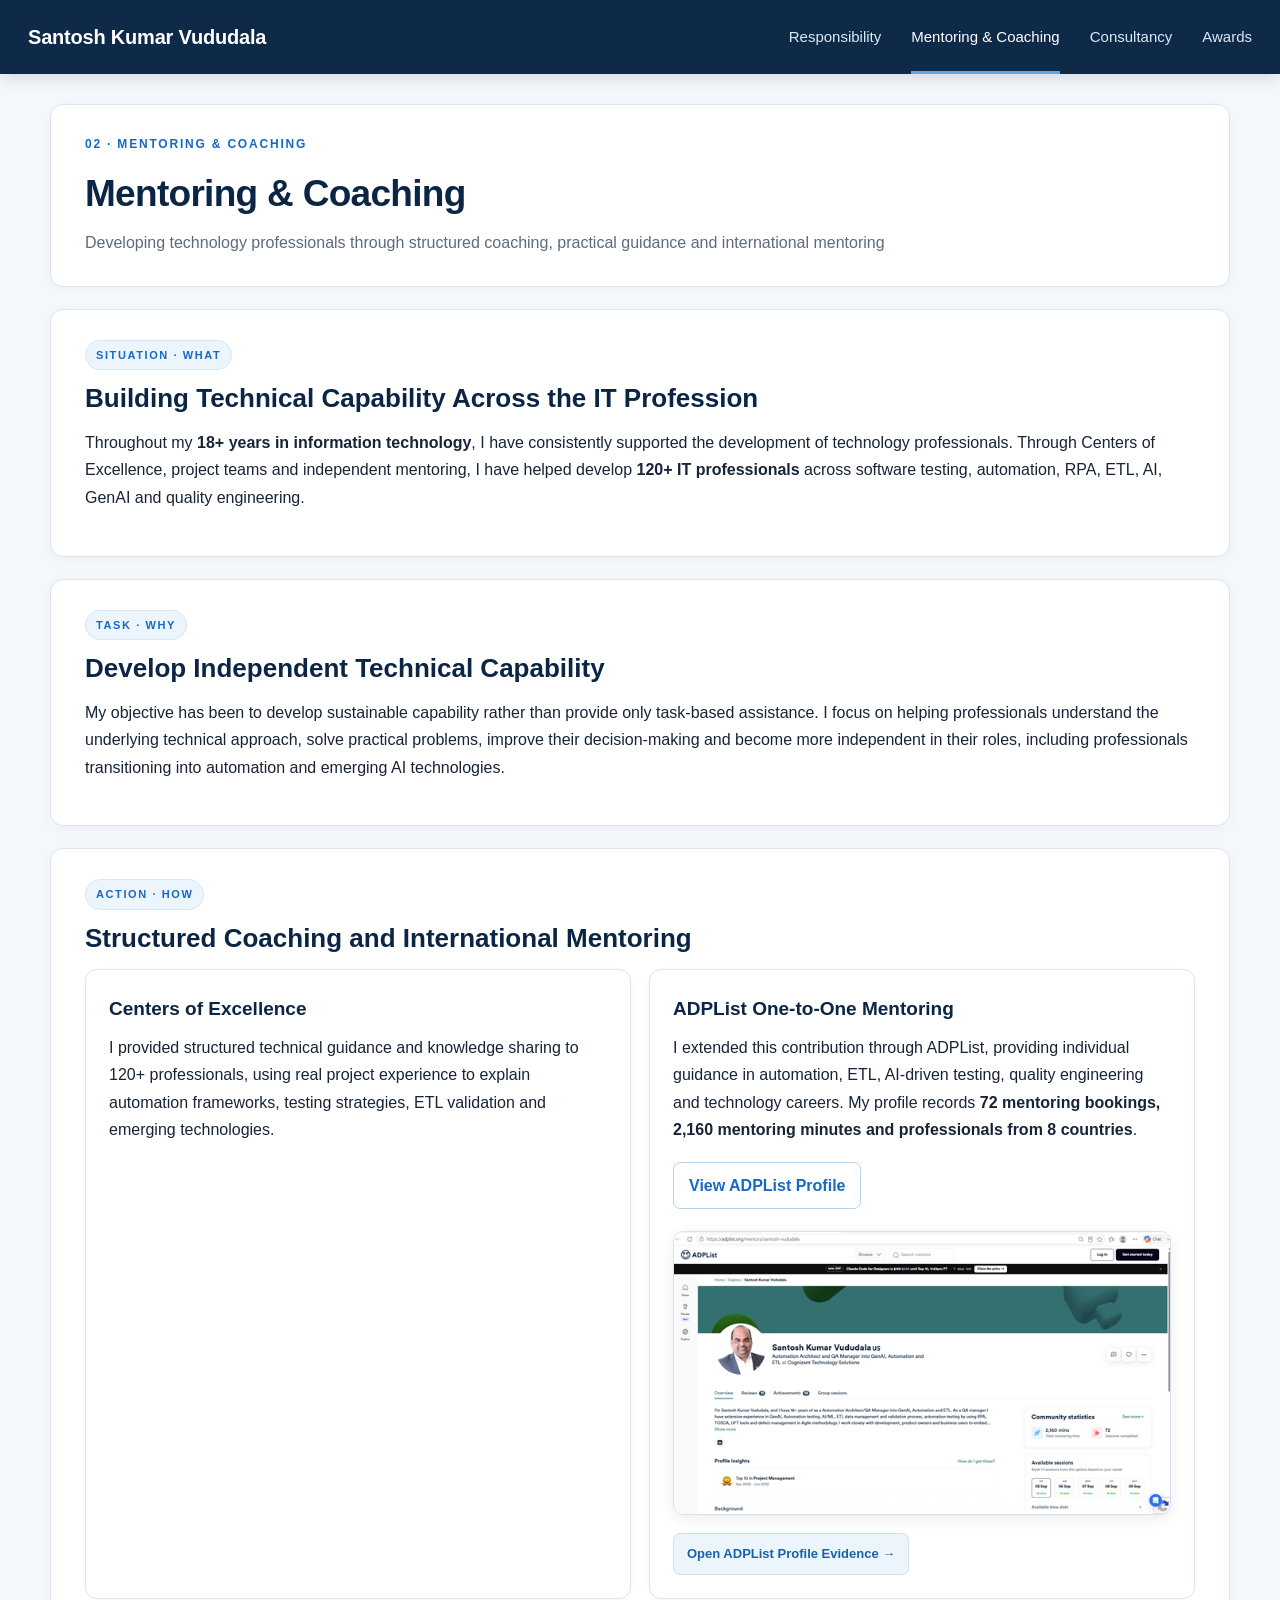
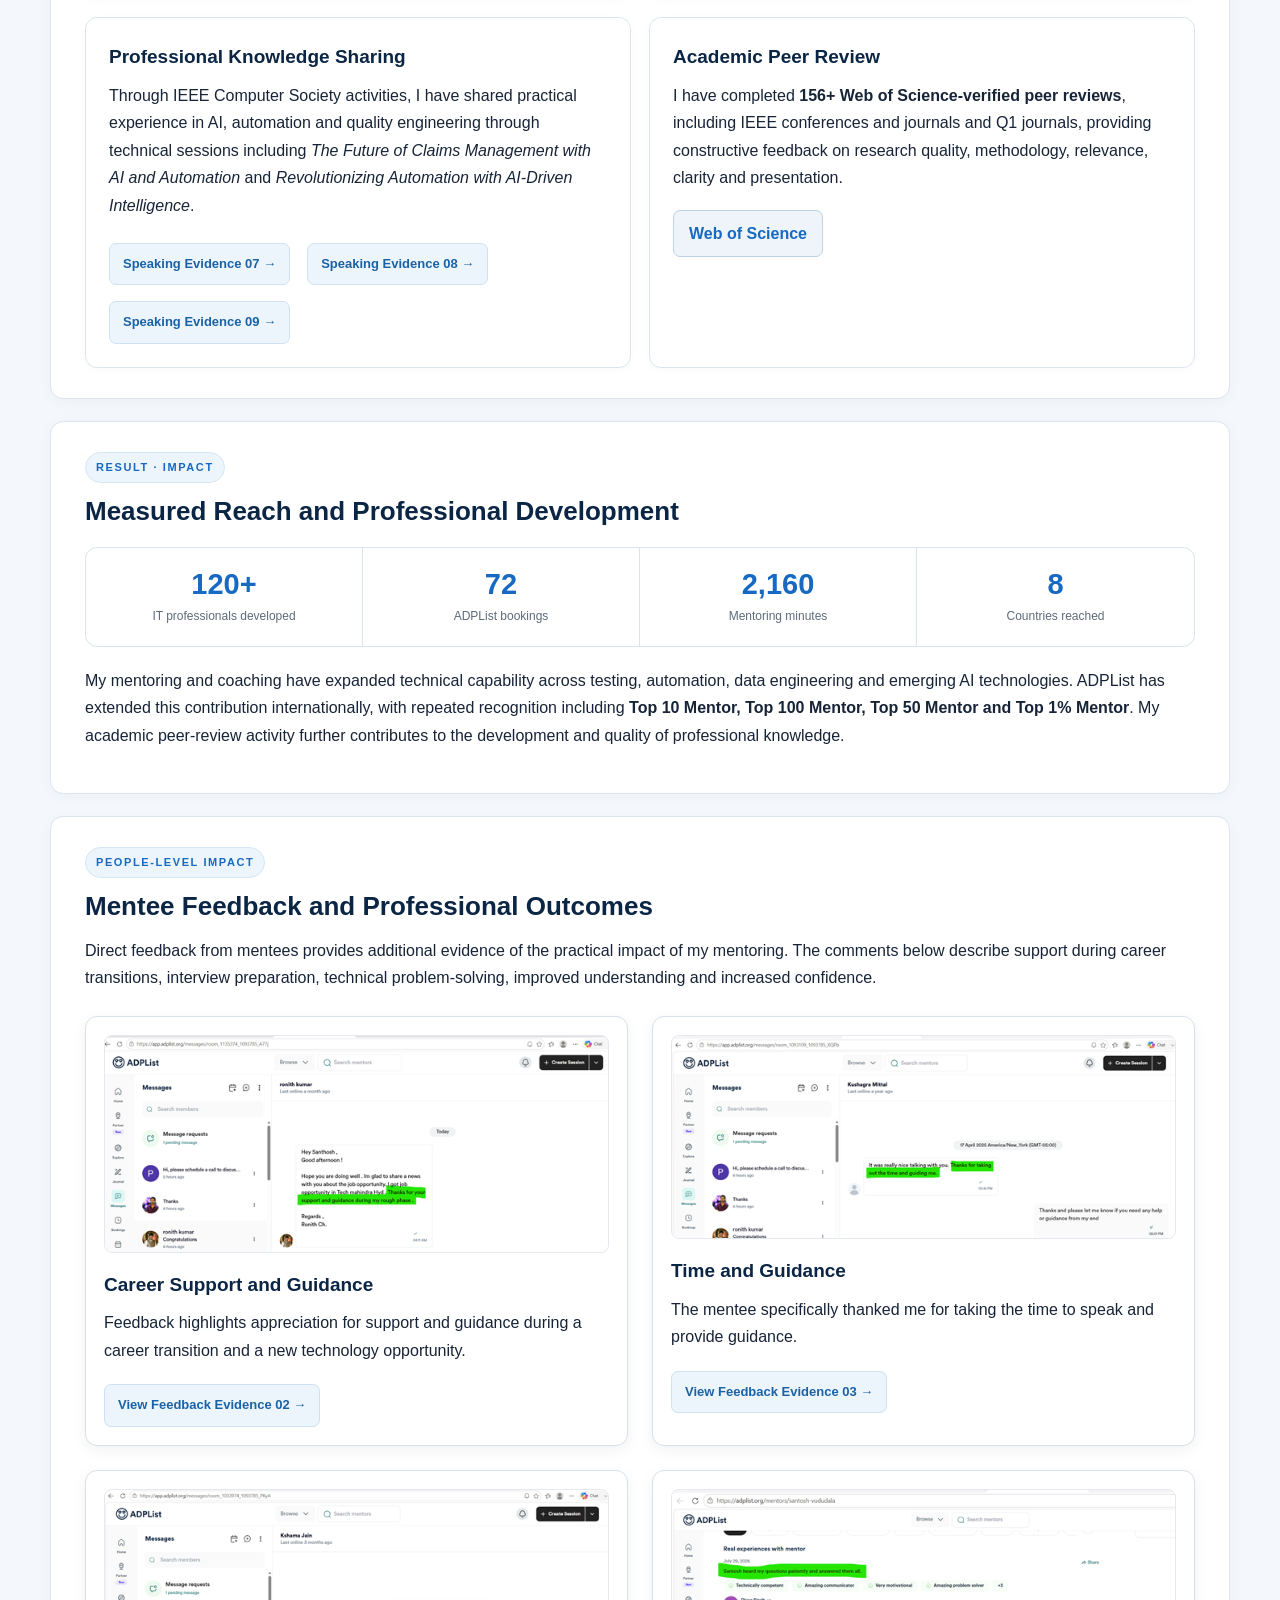
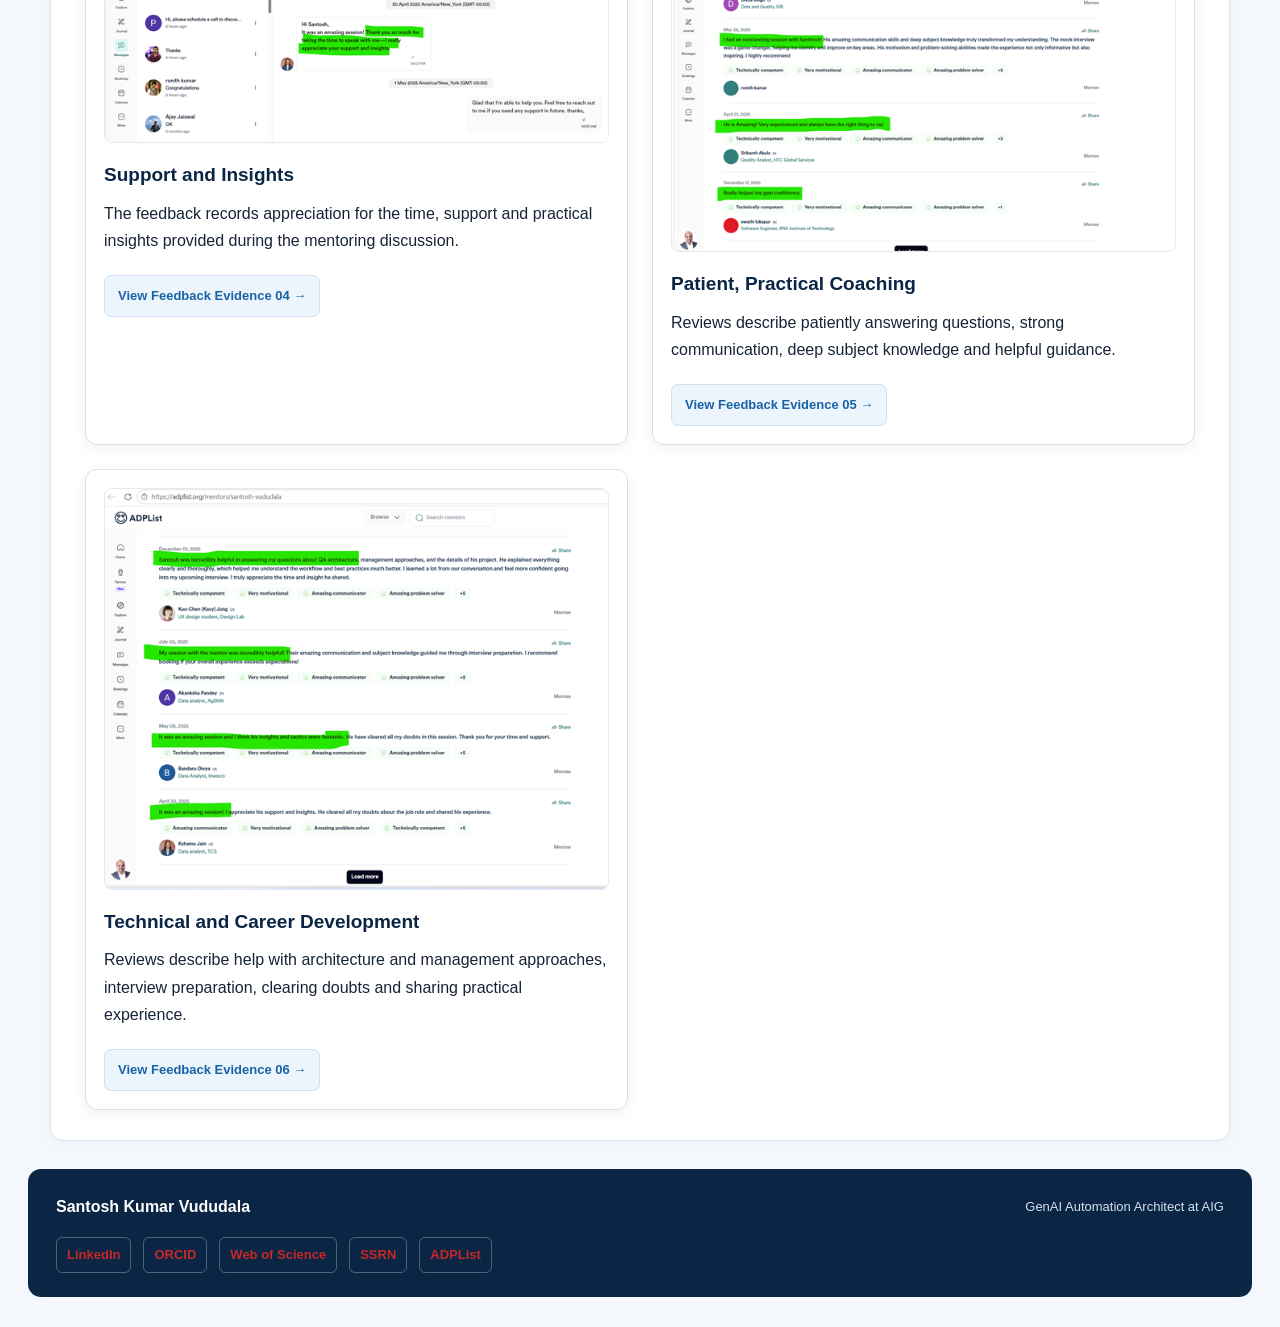
<file: mentoring.html>
<!DOCTYPE html>
<html lang="en"><head><meta charset="UTF-8"><meta name="viewport" content="width=device-width, initial-scale=1.0">
<title>Mentoring &amp; Coaching | Santosh Kumar Vududala</title><meta name="description" content="BCS Fellowship professional portfolio of Santosh Kumar Vududala."><link rel="stylesheet" href="styles.css"></head>
<body><header><nav><div class="nav-container"><div class="nav-brand"><a href="index.html">Santosh Kumar Vududala</a></div><ul class="nav-menu"><li><a href="responsibility.html">Responsibility</a></li><li><a class="active" href="mentoring.html">Mentoring &amp; Coaching</a></li><li><a href="consultancy.html">Consultancy</a></li><li><a href="awards.html">Awards</a></li></ul></div></nav></header>
<main class="container"><div class="page-header"><div class="section-kicker">02 · MENTORING &amp; COACHING</div><h1>Mentoring &amp; Coaching</h1><p class="subtitle">Developing technology professionals through structured coaching, practical guidance and international mentoring</p></div>
<section class="content-section"><div class="star-label">SITUATION · WHAT</div><h2>Building Technical Capability Across the IT Profession</h2><p>Throughout my <strong>18+ years in information technology</strong>, I have consistently supported the development of technology professionals. Through Centers of Excellence, project teams and independent mentoring, I have helped develop <strong>120+ IT professionals</strong> across software testing, automation, RPA, ETL, AI, GenAI and quality engineering.</p></section>
<section class="content-section"><div class="star-label">TASK · WHY</div><h2>Develop Independent Technical Capability</h2><p>My objective has been to develop sustainable capability rather than provide only task-based assistance. I focus on helping professionals understand the underlying technical approach, solve practical problems, improve their decision-making and become more independent in their roles, including professionals transitioning into automation and emerging AI technologies.</p></section>
<section class="content-section"><div class="star-label">ACTION · HOW</div><h2>Structured Coaching and International Mentoring</h2><div class="cards"><div class="card"><h3>Centers of Excellence</h3><p>I provided structured technical guidance and knowledge sharing to 120+ professionals, using real project experience to explain automation frameworks, testing strategies, ETL validation and emerging technologies.</p></div><div class="card"><h3>ADPList One-to-One Mentoring</h3><p>I extended this contribution through ADPList, providing individual guidance in automation, ETL, AI-driven testing, quality engineering and technology careers. My profile records <strong>72 mentoring bookings, 2,160 mentoring minutes and professionals from 8 countries</strong>.</p><div class="button-row"><a class="button" href="evidence/01-ADPList-Profile-Screenshot.png" target="_blank">View ADPList Profile</a></div><div class="evidence-preview"><img src="evidence/01-ADPList-Profile-Screenshot.png" alt="ADPList profile showing Santosh Kumar Vududala mentoring activity and community statistics"><a class="evidence-ref" href="evidence/01-ADPList-Profile-Screenshot.png" target="_blank">Open ADPList Profile Evidence →</a></div></div><div class="card"><h3>Professional Knowledge Sharing</h3><p>Through IEEE Computer Society activities, I have shared practical experience in AI, automation and quality engineering through technical sessions including <em>The Future of Claims Management with AI and Automation</em> and <em>Revolutionizing Automation with AI-Driven Intelligence</em>.</p><div class="button-row"><a class="evidence-ref" href="evidence/07-IEEE-AI-Powered-Claims-Management-Event-Poster.png" target="_blank">Speaking Evidence 07 →</a><a class="evidence-ref" href="evidence/08-IEEE-Revolutionizing-Automation-AI-Driven-Intelligence-Poster.png" target="_blank">Speaking Evidence 08 →</a><a class="evidence-ref" href="evidence/09-IEEE-Future-of-Claims-Management-AI-Automation-Presentation.pptx" target="_blank">Speaking Evidence 09 →</a></div></div><div class="card"><h3>Academic Peer Review</h3><p>I have completed <strong>156+ Web of Science-verified peer reviews</strong>, including IEEE conferences and journals and Q1 journals, providing constructive feedback on research quality, methodology, relevance, clarity and presentation.</p><div class="button-row"><a class="button secondary" href="https://www.webofscience.com/wos/author/record/NES-8212-2025" target="_blank" rel="noopener">Web of Science</a></div></div></div></section>
<section class="content-section"><div class="star-label">RESULT · IMPACT</div><h2>Measured Reach and Professional Development</h2><div class="stats-grid"><div class="stat-card"><span class="number">120+</span><span class="label">IT professionals developed</span></div><div class="stat-card"><span class="number">72</span><span class="label">ADPList bookings</span></div><div class="stat-card"><span class="number">2,160</span><span class="label">Mentoring minutes</span></div><div class="stat-card"><span class="number">8</span><span class="label">Countries reached</span></div></div><p>My mentoring and coaching have expanded technical capability across testing, automation, data engineering and emerging AI technologies. ADPList has extended this contribution internationally, with repeated recognition including <strong>Top 10 Mentor, Top 100 Mentor, Top 50 Mentor and Top 1% Mentor</strong>. My academic peer-review activity further contributes to the development and quality of professional knowledge.</p></section>
<section class="content-section mentoring-feedback"><div class="star-label">PEOPLE-LEVEL IMPACT</div><h2>Mentee Feedback and Professional Outcomes</h2><p>Direct feedback from mentees provides additional evidence of the practical impact of my mentoring. The comments below describe support during career transitions, interview preparation, technical problem-solving, improved understanding and increased confidence.</p><div class="feedback-grid"><div class="feedback-card"><img src="evidence/02-Mentee-Feedback-01.png" alt="Mentee feedback describing support and guidance during a career opportunity"><h3>Career Support and Guidance</h3><p>Feedback highlights appreciation for support and guidance during a career transition and a new technology opportunity.</p><a class="evidence-ref" href="evidence/02-Mentee-Feedback-01.png" target="_blank">View Feedback Evidence 02 →</a></div><div class="feedback-card"><img src="evidence/03-Mentee-Feedback-02.png" alt="Mentee feedback thanking Santosh for time and guidance"><h3>Time and Guidance</h3><p>The mentee specifically thanked me for taking the time to speak and provide guidance.</p><a class="evidence-ref" href="evidence/03-Mentee-Feedback-02.png" target="_blank">View Feedback Evidence 03 →</a></div><div class="feedback-card"><img src="evidence/04-Mentee-Feedback-03.png" alt="Mentee feedback appreciating support and insights"><h3>Support and Insights</h3><p>The feedback records appreciation for the time, support and practical insights provided during the mentoring discussion.</p><a class="evidence-ref" href="evidence/04-Mentee-Feedback-03.png" target="_blank">View Feedback Evidence 04 →</a></div><div class="feedback-card"><img src="evidence/05-Mentee-Feedback-04.png" alt="ADPList mentee reviews describing patient answers, communication and subject knowledge"><h3>Patient, Practical Coaching</h3><p>Reviews describe patiently answering questions, strong communication, deep subject knowledge and helpful guidance.</p><a class="evidence-ref" href="evidence/05-Mentee-Feedback-04.png" target="_blank">View Feedback Evidence 05 →</a></div><div class="feedback-card"><img src="evidence/06-Mentee-Feedback-05.png" alt="ADPList mentee reviews describing architecture guidance, interview preparation and practical support"><h3>Technical and Career Development</h3><p>Reviews describe help with architecture and management approaches, interview preparation, clearing doubts and sharing practical experience.</p><a class="evidence-ref" href="evidence/06-Mentee-Feedback-05.png" target="_blank">View Feedback Evidence 06 →</a></div></div></section><footer><div class="footer-main"><strong>Santosh Kumar Vududala</strong><span>GenAI Automation Architect at AIG</span></div><div class="profile-links" aria-label="Professional profiles"><a href="https://www.linkedin.com/in/santosh-kumar-vududala-43872617" target="_blank" rel="noopener">LinkedIn</a><a href="https://orcid.org/0009-0005-8838-0259" target="_blank" rel="noopener">ORCID</a><a href="https://www.webofscience.com/wos/author/record/NES-8212-2025" target="_blank" rel="noopener">Web of Science</a><a href="https://papers.ssrn.com/sol3/cf_dev/AbsByAuth.cfm?per_id=7576277" target="_blank" rel="noopener">SSRN</a><a href="evidence/01-ADPList-Profile-Screenshot.png" target="_blank">ADPList</a></div></footer></main></body></html>
</file>
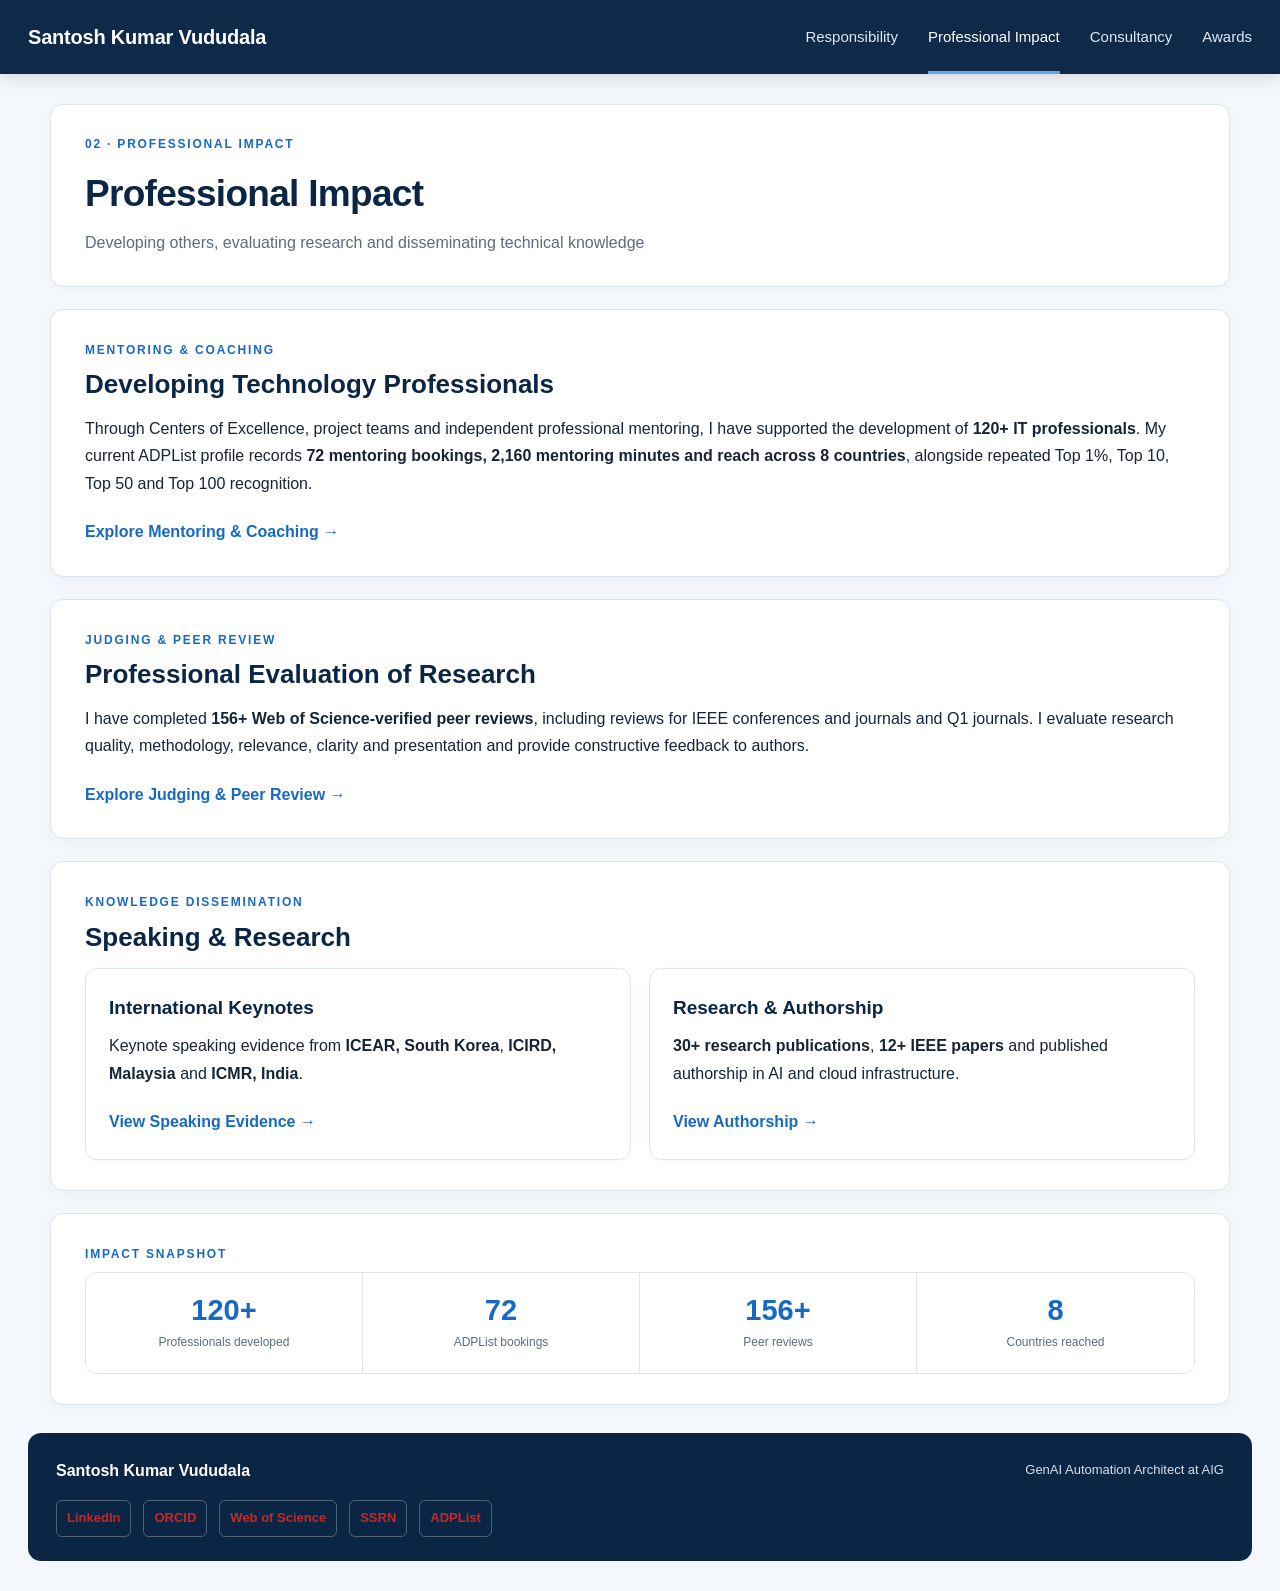
<file: professional-impact.html>
<!DOCTYPE html>
<html lang="en"><head><meta charset="UTF-8"><meta name="viewport" content="width=device-width, initial-scale=1.0">
<title>Professional Impact | Santosh Kumar Vududala</title><meta name="description" content="BCS Fellowship professional portfolio of Santosh Kumar Vududala."><link rel="stylesheet" href="styles.css"></head>
<body><header><nav><div class="nav-container"><div class="nav-brand"><a href="index.html">Santosh Kumar Vududala</a></div><ul class="nav-menu">
<li><a class="" href="responsibility.html">Responsibility</a></li>
<li><a class="active" href="professional-impact.html">Professional Impact</a></li>
<li><a class="" href="consultancy.html">Consultancy</a></li>
<li><a class="" href="awards.html">Awards</a></li>
</ul></div></nav></header>
<main class="container"><div class="page-header"><div class="section-kicker">02 · PROFESSIONAL IMPACT</div><h1>Professional Impact</h1><p class="subtitle">Developing others, evaluating research and disseminating technical knowledge</p></div>
<section class="content-section"><div class="section-kicker">MENTORING &amp; COACHING</div><h2>Developing Technology Professionals</h2><p>Through Centers of Excellence, project teams and independent professional mentoring, I have supported the development of <strong>120+ IT professionals</strong>. My current ADPList profile records <strong>72 mentoring bookings, 2,160 mentoring minutes and reach across 8 countries</strong>, alongside repeated Top 1%, Top 10, Top 50 and Top 100 recognition.</p><a class="read-more" href="mentoring.html">Explore Mentoring &amp; Coaching →</a></section>
<section class="content-section"><div class="section-kicker">JUDGING &amp; PEER REVIEW</div><h2>Professional Evaluation of Research</h2><p>I have completed <strong>156+ Web of Science-verified peer reviews</strong>, including reviews for IEEE conferences and journals and Q1 journals. I evaluate research quality, methodology, relevance, clarity and presentation and provide constructive feedback to authors.</p><a class="read-more" href="judging.html">Explore Judging &amp; Peer Review →</a></section>
<section class="content-section"><div class="section-kicker">KNOWLEDGE DISSEMINATION</div><h2>Speaking &amp; Research</h2><div class="cards"><div class="card"><h3>International Keynotes</h3><p>Keynote speaking evidence from <strong>ICEAR, South Korea</strong>, <strong>ICIRD, Malaysia</strong> and <strong>ICMR, India</strong>.</p><a class="read-more" href="publications.html">View Speaking Evidence →</a></div><div class="card"><h3>Research &amp; Authorship</h3><p><strong>30+ research publications</strong>, <strong>12+ IEEE papers</strong> and published authorship in AI and cloud infrastructure.</p><a class="read-more" href="publications.html">View Authorship →</a></div></div></section>
<section class="content-section"><div class="section-kicker">IMPACT SNAPSHOT</div><div class="impact-grid"><div><strong>120+</strong><span>Professionals developed</span></div><div><strong>72</strong><span>ADPList bookings</span></div><div><strong>156+</strong><span>Peer reviews</span></div><div><strong>8</strong><span>Countries reached</span></div></div></section><footer>
<div class="footer-main"><strong>Santosh Kumar Vududala</strong><span>GenAI Automation Architect at AIG</span></div>
<div class="profile-links" aria-label="Professional profiles">
<a href="https://www.linkedin.com/in/santosh-kumar-vududala-43872617" target="_blank" rel="noopener">LinkedIn</a>
<a href="https://orcid.org/0009-0005-8838-0259" target="_blank" rel="noopener">ORCID</a>
<a href="https://www.webofscience.com/wos/author/record/NES-8212-2025" target="_blank" rel="noopener">Web of Science</a>
<a href="https://papers.ssrn.com/sol3/cf_dev/AbsByAuth.cfm?per_id=7576277" target="_blank" rel="noopener">SSRN</a>
<a href="evidence/01-ADPList-Profile-Screenshot.png" target="_blank">ADPList</a>

</div></footer></main></body></html>
</file>
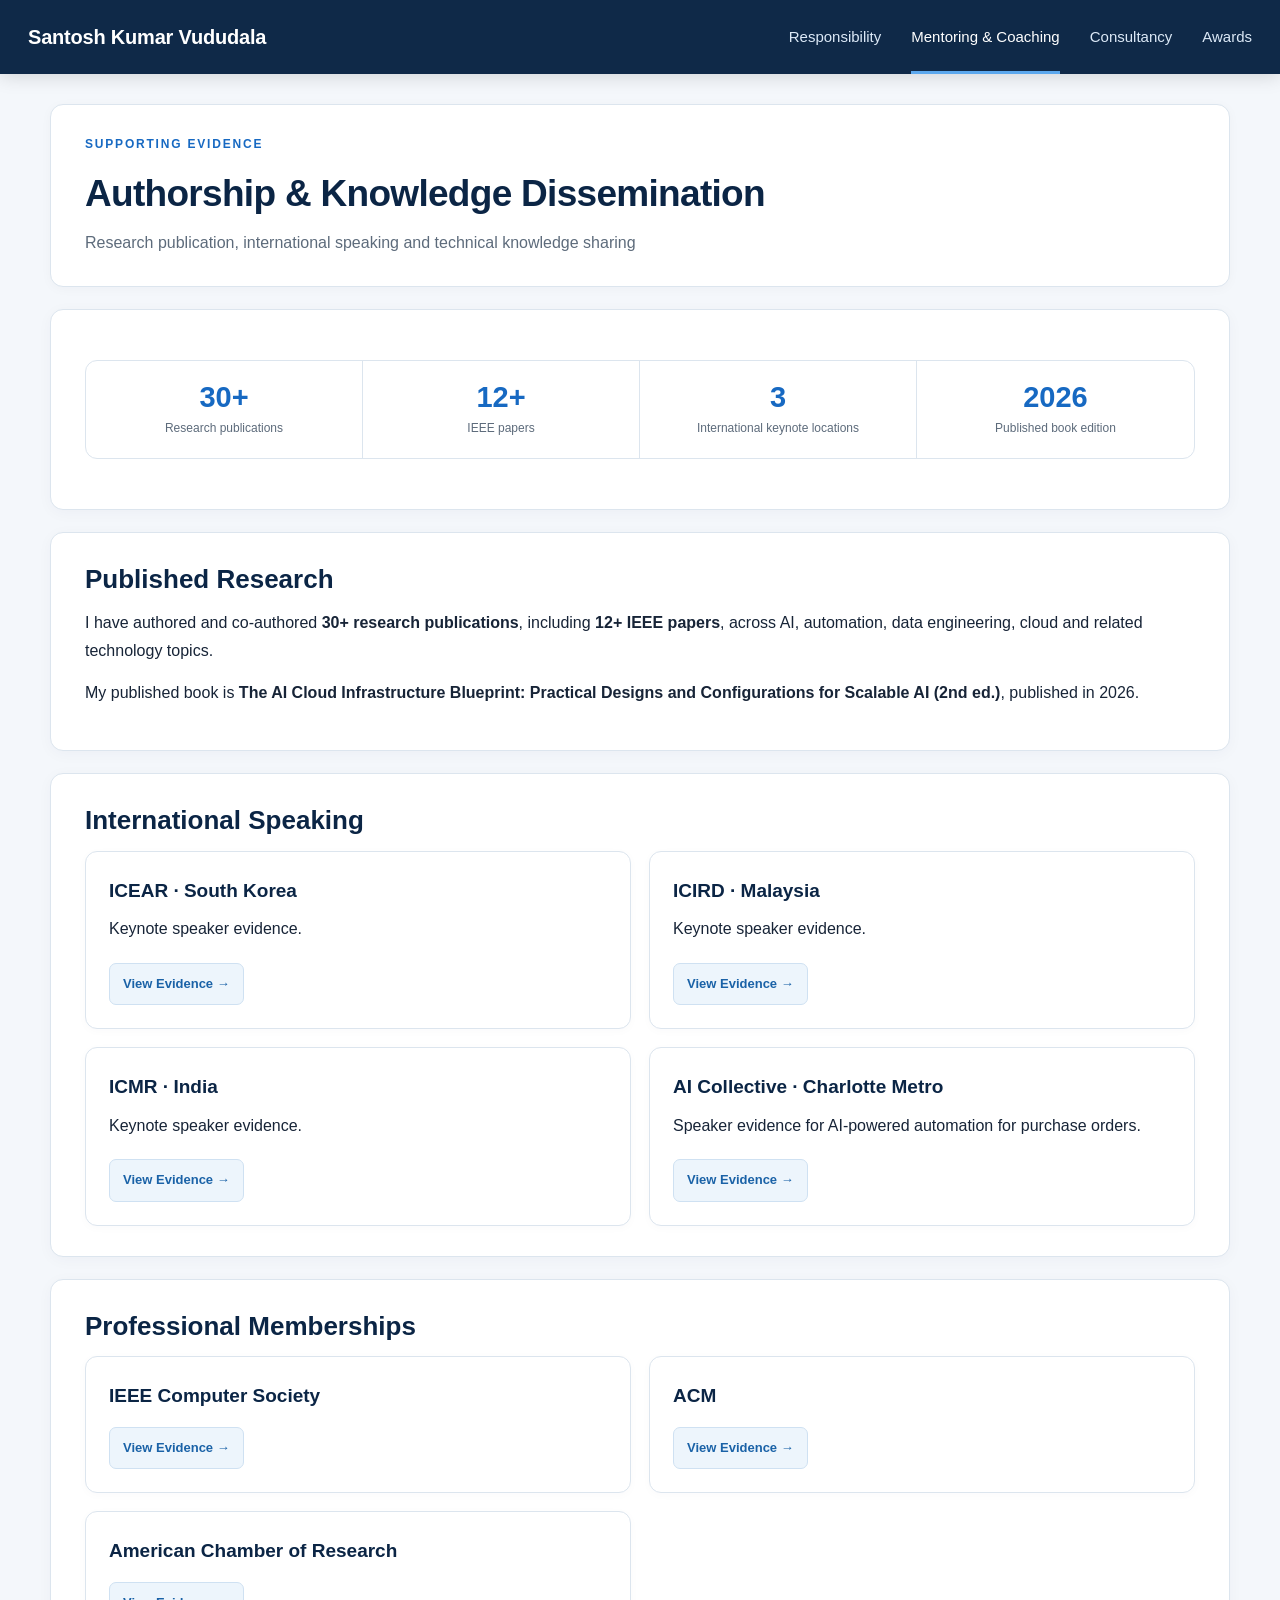
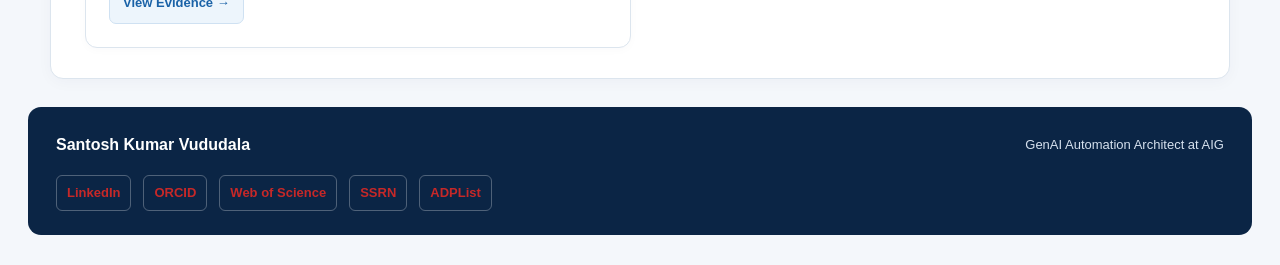
<file: publications.html>
<!DOCTYPE html>
<html lang="en"><head><meta charset="UTF-8"><meta name="viewport" content="width=device-width, initial-scale=1.0">
<title>Authorship & Knowledge Dissemination | Santosh Kumar Vududala</title><meta name="description" content="BCS Fellowship professional portfolio of Santosh Kumar Vududala."><link rel="stylesheet" href="styles.css"></head>
<body><header><nav><div class="nav-container"><div class="nav-brand"><a href="index.html">Santosh Kumar Vududala</a></div><ul class="nav-menu">
<li><a class="" href="responsibility.html">Responsibility</a></li>
<li><a class="active" href="mentoring.html">Mentoring &amp; Coaching</a></li>
<li><a class="" href="consultancy.html">Consultancy</a></li>
<li><a class="" href="awards.html">Awards</a></li>
</ul></div></nav></header>
<main class="container"><div class="page-header"><div class="section-kicker">SUPPORTING EVIDENCE</div><h1>Authorship &amp; Knowledge Dissemination</h1><p class="subtitle">Research publication, international speaking and technical knowledge sharing</p></div>
<section class="content-section"><div class="stats-grid"><div class="stat-card"><span class="number">30+</span><span class="label">Research publications</span></div><div class="stat-card"><span class="number">12+</span><span class="label">IEEE papers</span></div><div class="stat-card"><span class="number">3</span><span class="label">International keynote locations</span></div><div class="stat-card"><span class="number">2026</span><span class="label">Published book edition</span></div></div></section>
<section class="content-section"><h2>Published Research</h2><p>I have authored and co-authored <strong>30+ research publications</strong>, including <strong>12+ IEEE papers</strong>, across AI, automation, data engineering, cloud and related technology topics.</p><p>My published book is <strong>The AI Cloud Infrastructure Blueprint: Practical Designs and Configurations for Scalable AI (2nd ed.)</strong>, published in 2026.</p></section>
<section class="content-section"><h2>International Speaking</h2><div class="cards"><div class="card"><h3>ICEAR · South Korea</h3><p>Keynote speaker evidence.</p><a class="evidence-ref" href="evidence/21-Keynote-ICEAR-South-Korea.pdf" target="_blank">View Evidence →</a></div><div class="card"><h3>ICIRD · Malaysia</h3><p>Keynote speaker evidence.</p><a class="evidence-ref" href="evidence/22-Keynote-ICIRD-Malaysia.pdf" target="_blank">View Evidence →</a></div><div class="card"><h3>ICMR · India</h3><p>Keynote speaker evidence.</p><a class="evidence-ref" href="evidence/23-Keynote-ICMR-India.pdf" target="_blank">View Evidence →</a></div><div class="card"><h3>AI Collective · Charlotte Metro</h3><p>Speaker evidence for AI-powered automation for purchase orders.</p><a class="evidence-ref" href="evidence/24-AI-Collective-Charlotte-Metro-Speaker-Evidence.docx" target="_blank">View Evidence →</a></div></div></section>
<section class="content-section"><h2>Professional Memberships</h2><div class="cards"><div class="card"><h3>IEEE Computer Society</h3><a class="evidence-ref" href="evidence/25-IEEE-Computer-Society-Membership.pdf" target="_blank">View Evidence →</a></div><div class="card"><h3>ACM</h3><a class="evidence-ref" href="evidence/26-ACM-Professional-Membership-Card.pdf" target="_blank">View Evidence →</a></div><div class="card"><h3>American Chamber of Research</h3><a class="evidence-ref" href="evidence/27-American-Chamber-of-Research-Membership-Certificate.pdf" target="_blank">View Evidence →</a></div></div></section><footer>
<div class="footer-main"><strong>Santosh Kumar Vududala</strong><span>GenAI Automation Architect at AIG</span></div>
<div class="profile-links" aria-label="Professional profiles">
<a href="https://www.linkedin.com/in/santosh-kumar-vududala-43872617" target="_blank" rel="noopener">LinkedIn</a>
<a href="https://orcid.org/0009-0005-8838-0259" target="_blank" rel="noopener">ORCID</a>
<a href="https://www.webofscience.com/wos/author/record/NES-8212-2025" target="_blank" rel="noopener">Web of Science</a>
<a href="https://papers.ssrn.com/sol3/cf_dev/AbsByAuth.cfm?per_id=7576277" target="_blank" rel="noopener">SSRN</a>
<a href="evidence/01-ADPList-Profile-Screenshot.png" target="_blank">ADPList</a>

</div></footer></main></body></html>
</file>
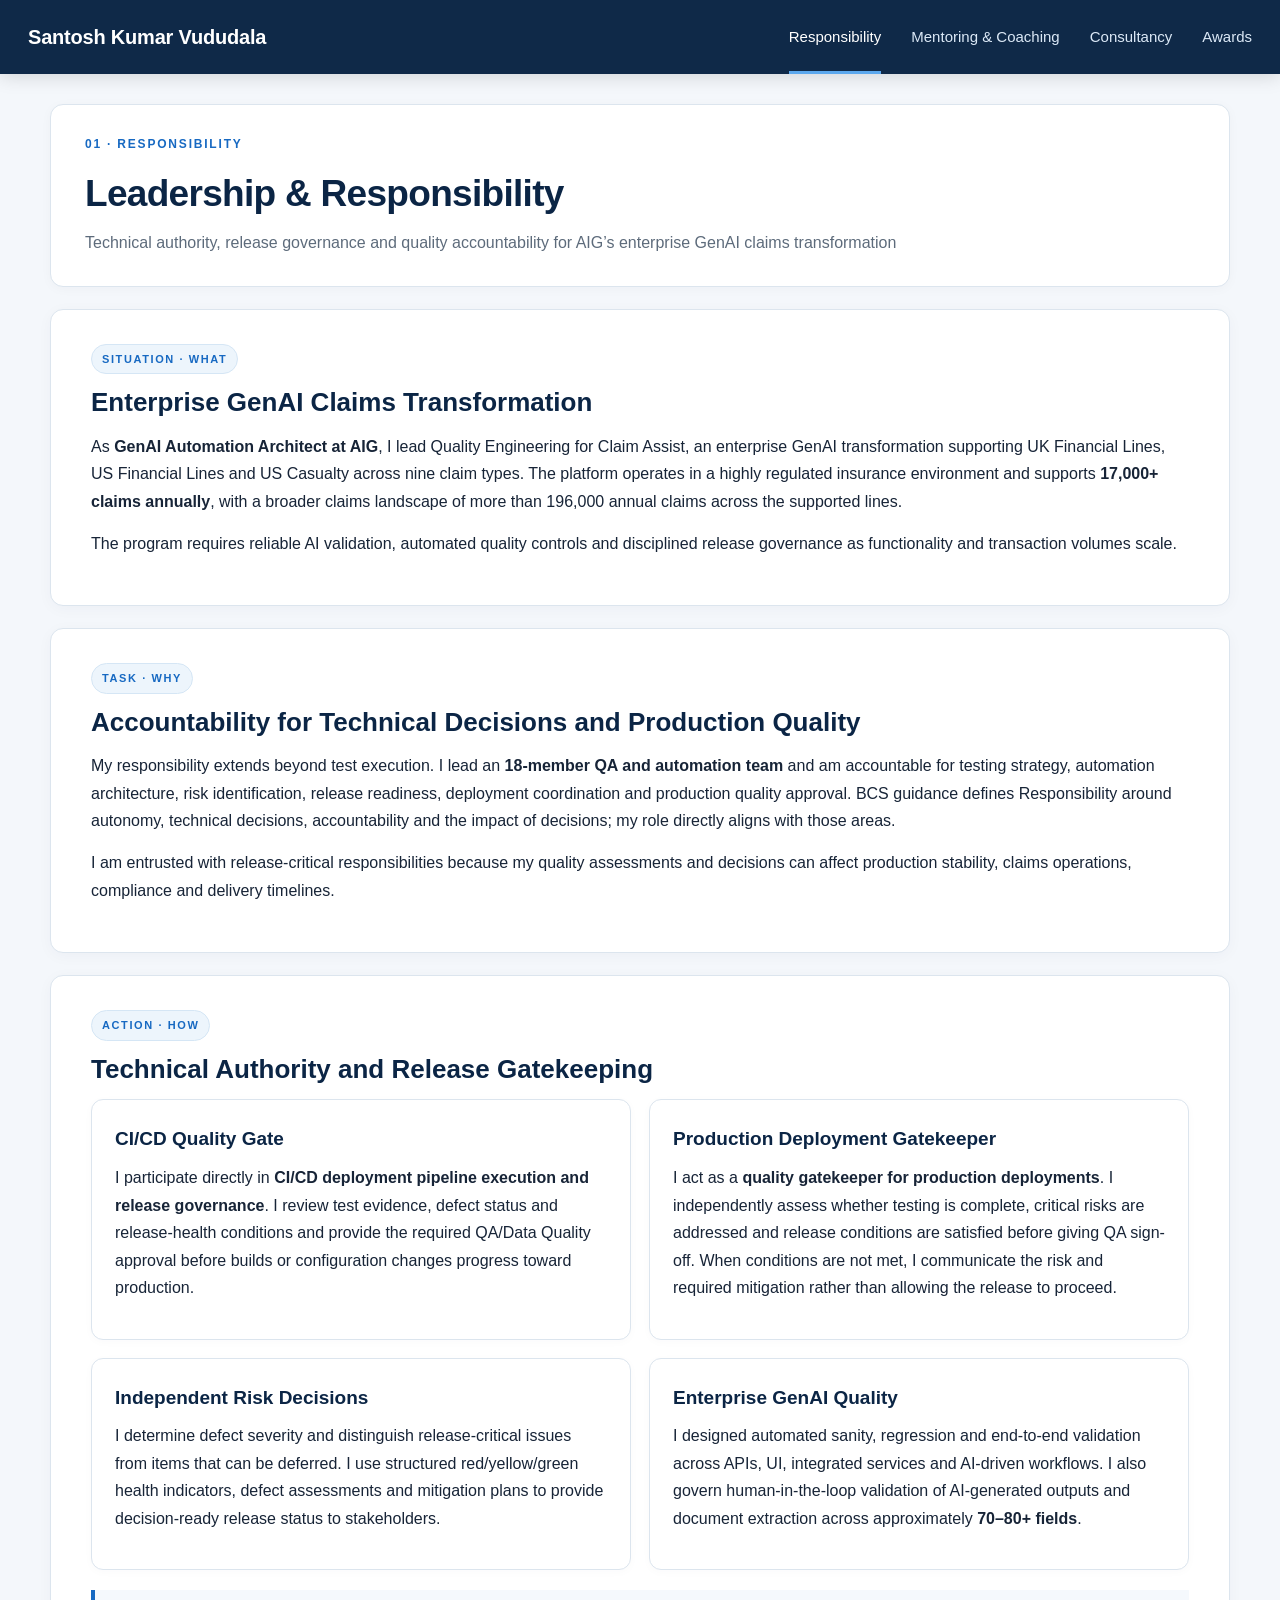
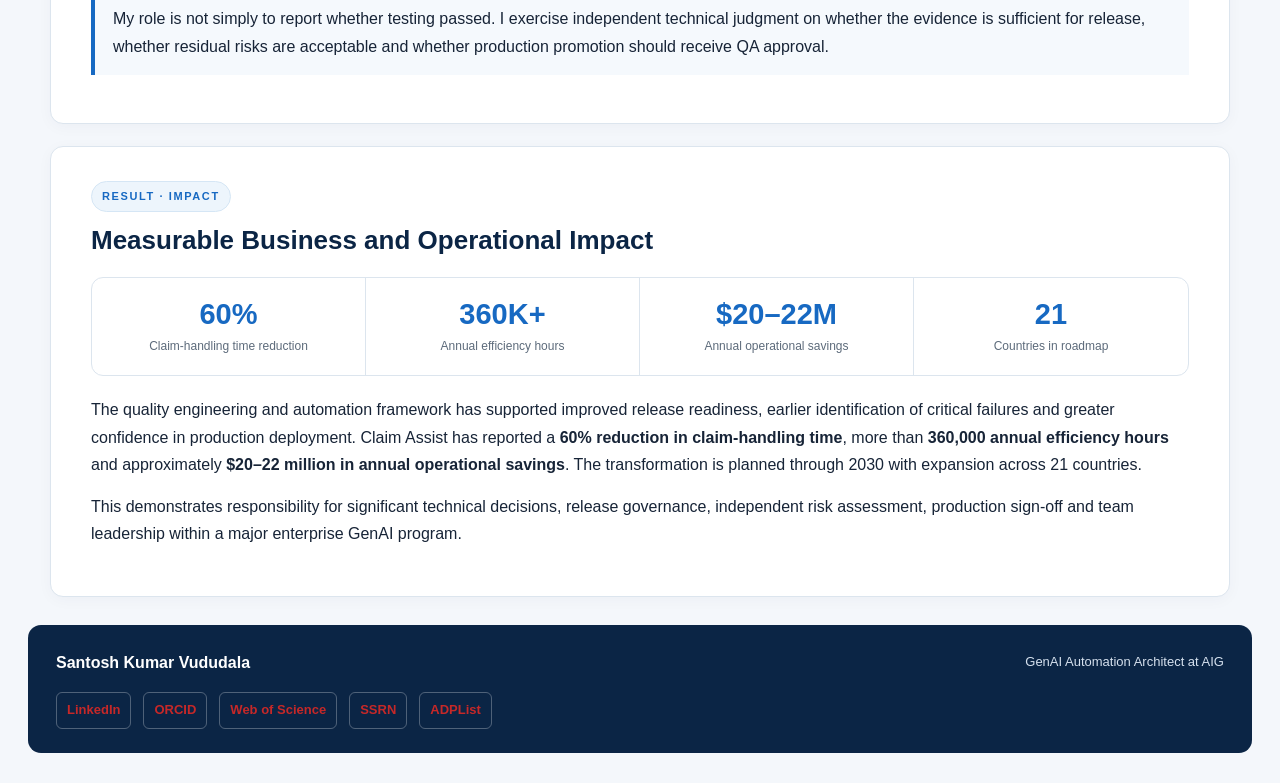
<file: responsibility.html>
<!DOCTYPE html>
<html lang="en"><head><meta charset="UTF-8"><meta name="viewport" content="width=device-width, initial-scale=1.0">
<title>Responsibility | Santosh Kumar Vududala</title><meta name="description" content="BCS Fellowship professional portfolio of Santosh Kumar Vududala."><link rel="stylesheet" href="styles.css"></head>
<body><header><nav><div class="nav-container"><div class="nav-brand"><a href="index.html">Santosh Kumar Vududala</a></div><ul class="nav-menu"><li><a class="active" href="responsibility.html">Responsibility</a></li><li><a href="mentoring.html">Mentoring &amp; Coaching</a></li><li><a href="consultancy.html">Consultancy</a></li><li><a href="awards.html">Awards</a></li></ul></div></nav></header>
<main class="container responsibility-page"><div class="page-header"><div class="section-kicker">01 · RESPONSIBILITY</div><h1>Leadership &amp; Responsibility</h1><p class="subtitle">Technical authority, release governance and quality accountability for AIG’s enterprise GenAI claims transformation</p></div>
<section class="content-section"><div class="star-label">SITUATION · WHAT</div><h2>Enterprise GenAI Claims Transformation</h2><p>As <strong>GenAI Automation Architect at AIG</strong>, I lead Quality Engineering for Claim Assist, an enterprise GenAI transformation supporting UK Financial Lines, US Financial Lines and US Casualty across nine claim types. The platform operates in a highly regulated insurance environment and supports <strong>17,000+ claims annually</strong>, with a broader claims landscape of more than 196,000 annual claims across the supported lines.</p><p>The program requires reliable AI validation, automated quality controls and disciplined release governance as functionality and transaction volumes scale.</p></section>
<section class="content-section"><div class="star-label">TASK · WHY</div><h2>Accountability for Technical Decisions and Production Quality</h2><p>My responsibility extends beyond test execution. I lead an <strong>18-member QA and automation team</strong> and am accountable for testing strategy, automation architecture, risk identification, release readiness, deployment coordination and production quality approval. BCS guidance defines Responsibility around autonomy, technical decisions, accountability and the impact of decisions; my role directly aligns with those areas.</p><p>I am entrusted with release-critical responsibilities because my quality assessments and decisions can affect production stability, claims operations, compliance and delivery timelines.</p></section>
<section class="content-section"><div class="star-label">ACTION · HOW</div><h2>Technical Authority and Release Gatekeeping</h2><div class="cards">
<div class="card"><h3>CI/CD Quality Gate</h3><p>I participate directly in <strong>CI/CD deployment pipeline execution and release governance</strong>. I review test evidence, defect status and release-health conditions and provide the required QA/Data Quality approval before builds or configuration changes progress toward production.</p></div>
<div class="card"><h3>Production Deployment Gatekeeper</h3><p>I act as a <strong>quality gatekeeper for production deployments</strong>. I independently assess whether testing is complete, critical risks are addressed and release conditions are satisfied before giving QA sign-off. When conditions are not met, I communicate the risk and required mitigation rather than allowing the release to proceed.</p></div>
<div class="card"><h3>Independent Risk Decisions</h3><p>I determine defect severity and distinguish release-critical issues from items that can be deferred. I use structured red/yellow/green health indicators, defect assessments and mitigation plans to provide decision-ready release status to stakeholders.</p></div>
<div class="card"><h3>Enterprise GenAI Quality</h3><p>I designed automated sanity, regression and end-to-end validation across APIs, UI, integrated services and AI-driven workflows. I also govern human-in-the-loop validation of AI-generated outputs and document extraction across approximately <strong>70–80+ fields</strong>.</p></div>
</div><p class="callout">My role is not simply to report whether testing passed. I exercise independent technical judgment on whether the evidence is sufficient for release, whether residual risks are acceptable and whether production promotion should receive QA approval.</p></section>
<section class="content-section"><div class="star-label">RESULT · IMPACT</div><h2>Measurable Business and Operational Impact</h2><div class="stats-grid"><div class="stat-card"><span class="number">60%</span><span class="label">Claim-handling time reduction</span></div><div class="stat-card"><span class="number">360K+</span><span class="label">Annual efficiency hours</span></div><div class="stat-card"><span class="number">$20–22M</span><span class="label">Annual operational savings</span></div><div class="stat-card"><span class="number">21</span><span class="label">Countries in roadmap</span></div></div><p>The quality engineering and automation framework has supported improved release readiness, earlier identification of critical failures and greater confidence in production deployment. Claim Assist has reported a <strong>60% reduction in claim-handling time</strong>, more than <strong>360,000 annual efficiency hours</strong> and approximately <strong>$20–22 million in annual operational savings</strong>. The transformation is planned through 2030 with expansion across 21 countries.</p><p>This demonstrates responsibility for significant technical decisions, release governance, independent risk assessment, production sign-off and team leadership within a major enterprise GenAI program.</p></section>
<footer><div class="footer-main"><strong>Santosh Kumar Vududala</strong><span>GenAI Automation Architect at AIG</span></div><div class="profile-links" aria-label="Professional profiles"><a href="https://www.linkedin.com/in/santosh-kumar-vududala-43872617" target="_blank" rel="noopener">LinkedIn</a><a href="https://orcid.org/0009-0005-8838-0259" target="_blank" rel="noopener">ORCID</a><a href="https://www.webofscience.com/wos/author/record/NES-8212-2025" target="_blank" rel="noopener">Web of Science</a><a href="https://papers.ssrn.com/sol3/cf_dev/AbsByAuth.cfm?per_id=7576277" target="_blank" rel="noopener">SSRN</a><a href="evidence/01-ADPList-Profile-Screenshot.png" target="_blank">ADPList</a></div></footer></main></body></html>
</file>
<file: styles.css>
:root{--navy:#0b2545;--navy2:#163e6b;--blue:#1769c2;--blue2:#4b93df;--text:#172437;--muted:#5d6b7b;--border:#dce5ee;--panel:#fff;--bg:#f4f7fb;--soft:#eef4f9;--green:#248b63;--shadow:0 8px 28px rgba(13,39,72,.07)}
*{box-sizing:border-box}html{scroll-behavior:smooth}body{margin:0;font-family:Inter,Segoe UI,Arial,Helvetica,sans-serif;background:var(--bg);color:var(--text);line-height:1.72}a{color:var(--blue)}header{background:rgba(11,37,69,.98);color:#fff;position:sticky;top:0;z-index:50;box-shadow:0 2px 18px rgba(0,0,0,.15)}nav{max-width:1380px;margin:auto;padding:0 28px}.nav-container{min-height:70px;display:flex;align-items:center;justify-content:space-between;gap:30px}.nav-brand a{color:#fff;text-decoration:none;font-size:20px;font-weight:750;letter-spacing:-.2px}.nav-menu{display:flex;list-style:none;gap:30px;margin:0;padding:0;flex-wrap:wrap}.nav-menu a{color:#dce9f7;text-decoration:none;font-size:15px;padding:24px 0 21px;display:block;border-bottom:3px solid transparent}.nav-menu a:hover,.nav-menu a.active{color:#fff;border-bottom-color:#5ca8ee}.container{max-width:1280px;margin:30px auto;padding:0 28px}.hero{background:linear-gradient(120deg,#eef4f9 0%,#fff 70%);border:1px solid #dfe8f0;border-radius:18px;padding:42px 46px;margin-bottom:24px;box-shadow:var(--shadow)}.profile-section{display:flex;align-items:center;gap:48px}.profile-photo{width:250px;height:250px;border-radius:50%;overflow:hidden;background:#fff;border:6px solid #fff;box-shadow:0 7px 25px rgba(12,37,69,.17);flex:none}.profile-photo img{width:100%;height:100%;object-fit:cover;object-position:center top}.eyebrow,.section-kicker{font-size:12px;letter-spacing:1.8px;font-weight:800;color:var(--blue);margin-bottom:8px}.profile-info h1{font-size:45px;line-height:1.1;color:var(--navy);margin:0 0 12px;letter-spacing:-1.2px}.profile-info h2{font-size:21px;line-height:1.35;color:#2f5c91;margin:0 0 18px}.tagline{display:flex;flex-wrap:wrap;gap:8px;margin:0;max-width:900px}.tagline span,.tagline strong{font-size:14px;background:#fff;border:1px solid var(--border);border-radius:999px;padding:5px 10px;font-weight:600}.hero-links{display:flex;gap:10px;margin-top:18px}.hero-links a,.button{display:inline-block;padding:9px 15px;border-radius:7px;text-decoration:none;font-weight:750;border:1px solid #bcd2e7;background:#fff;color:var(--blue)}.hero-links a:hover,.button:hover{background:#edf5fc}.welcome,.content-section{background:var(--panel);border:1px solid var(--border);border-radius:13px;padding:30px 34px;margin-bottom:22px;box-shadow:0 3px 15px rgba(13,39,72,.035)}.welcome{border-left:5px solid var(--blue)}h1,h2,h3{color:var(--navy)}h2{font-size:26px;line-height:1.25;margin:0 0 14px}h3{font-size:19px;margin:0 0 8px}p{margin:0 0 14px}.page-header{background:#fff;border:1px solid var(--border);border-radius:13px;padding:29px 34px;margin-bottom:22px;box-shadow:0 2px 12px rgba(13,39,72,.03)}.page-header h1{font-size:37px;margin:0 0 3px;letter-spacing:-.7px}.subtitle{color:var(--muted);margin:0}.cards{display:grid;grid-template-columns:repeat(2,1fr);gap:18px}.card{background:#fff;border:1px solid var(--border);border-radius:12px;padding:23px;box-shadow:0 2px 10px rgba(13,39,72,.025)}.card.accent{border-top:4px solid var(--blue)}.card-number{font-size:12px;color:var(--blue);font-weight:800;letter-spacing:1.5px;margin-bottom:6px}.feature-cards{margin-bottom:22px}.stats-grid{display:grid;grid-template-columns:repeat(4,1fr);border:1px solid var(--border);border-radius:12px;overflow:hidden;margin:20px 0;background:#fff}.stat-card{padding:19px 14px;text-align:center;border-right:1px solid var(--border)}.stat-card:last-child{border-right:none}.stat-card .number{display:block;font-size:29px;font-weight:800;color:var(--blue);line-height:1.2}.stat-card .label{display:block;font-size:12px;color:var(--muted);margin-top:4px}.read-more{display:inline-block;margin-top:7px;font-weight:800;text-decoration:none}.read-more:hover{text-decoration:underline}.star-label{display:inline-block;font-size:11px;letter-spacing:1.6px;font-weight:850;color:var(--blue);background:#edf5fc;border:1px solid #d5e6f5;border-radius:999px;padding:4px 9px;margin-bottom:12px}.callout{background:#f5f9fd;border-left:4px solid var(--blue);padding:14px 17px;margin-top:18px}.evidence-note{background:#f5f9fd;border-left:4px solid var(--blue);padding:15px 18px;margin-top:15px}.evidence-ref{display:inline-block;margin:6px 7px 0 0;padding:9px 13px;background:#edf5fc;border:1px solid #cfe1f2;border-radius:7px;color:#1a62a7;font-weight:750;text-decoration:none;font-size:13px}.evidence-ref:hover{background:#e2effb}.button-row{display:flex;flex-wrap:wrap;gap:10px;margin-top:18px}.button.secondary{background:var(--soft)}.impact-grid{display:grid;grid-template-columns:repeat(4,1fr);gap:0;border:1px solid var(--border);border-radius:12px;overflow:hidden}.impact-grid div{padding:20px;text-align:center;background:#fff;border-right:1px solid var(--border)}.impact-grid div:last-child{border-right:none}.impact-grid strong{display:block;color:var(--blue);font-size:29px;line-height:1.2}.impact-grid span{display:block;color:var(--muted);font-size:12px;margin-top:4px}.company-title{display:flex;align-items:center;gap:12px;margin-bottom:10px}.company-title>span{background:var(--navy);color:#fff;border-radius:6px;padding:5px 9px;font-size:11px;font-weight:800;letter-spacing:.7px}.company-title h2{margin:0}.metric-strip{display:flex;flex-wrap:wrap;gap:0;border:1px solid var(--border);border-radius:10px;overflow:hidden;margin-top:18px}.metric-strip span{flex:1;min-width:180px;text-align:center;padding:13px;border-right:1px solid var(--border);font-size:12px;color:var(--muted)}.metric-strip span:last-child{border-right:none}.metric-strip b{display:block;color:var(--blue);font-size:20px}.clean-list{margin:0;padding-left:22px}.evidence-list{margin:0;padding-left:22px}.evidence-list li{padding:5px 0}.result-text{margin-top:20px}.footer-main{display:flex;justify-content:space-between;gap:20px;align-items:center}.footer-main strong{font-size:16px}.footer-main span{color:#d6e1ee;font-size:13px}.profile-links{display:flex;flex-wrap:wrap;gap:12px;margin-top:16px}.profile-links a{color:#fff;text-decoration:none;font-size:13px;border:1px solid rgba(255,255,255,.28);padding:6px 10px;border-radius:6px}.profile-links a:hover{background:rgba(255,255,255,.08)}footer{background:var(--navy);color:#fff;border-radius:13px;padding:24px 28px;margin-top:28px}.evidence-panel{background:linear-gradient(120deg,#fff,#f4f9fd)}
@media(max-width:950px){.nav-container{align-items:flex-start;flex-direction:column;padding:12px 0}.nav-menu{gap:18px}.nav-menu a{padding:3px 0}.profile-section{flex-direction:column;text-align:center}.profile-info h1{font-size:36px}.stats-grid,.impact-grid{grid-template-columns:repeat(2,1fr)}.stat-card{border-bottom:1px solid var(--border)}.cards{grid-template-columns:1fr}.metric-strip span{border-bottom:1px solid var(--border)}}
@media(max-width:600px){.container{padding:0 14px;margin-top:18px}.hero{padding:28px 18px}.profile-photo{width:205px;height:205px}.profile-info h1{font-size:30px}.profile-info h2{font-size:17px}.tagline{justify-content:center}.page-header{padding:24px 20px}.page-header h1{font-size:30px}.welcome,.content-section{padding:23px 20px}.stats-grid,.impact-grid{grid-template-columns:1fr}.stat-card{border-right:none}.impact-grid div{border-right:none;border-bottom:1px solid var(--border)}.footer-main{flex-direction:column;align-items:flex-start}}

/* Professional profile links */
.hero-links a, .profile-links a { color: #c62828; font-weight: 700; }
.hero-links a:hover, .profile-links a:hover { color: #8e1c1c; text-decoration: underline; }
.hero-links { display:flex; flex-wrap:wrap; gap:10px 16px; margin-top:16px; }

/* Expanded fellowship presentation */
.page-header, .content-section { max-width: 1180px; margin-left: auto; margin-right: auto; }
.responsibility-page .content-section { padding: 34px 40px; }
.feature-cards .card { min-height: 285px; padding: 28px; }
.feature-cards .card h3 { font-size: 21px; }
.feature-cards .card p { margin-bottom: 16px; }

/* BCS STAR presentation */
.star-label{display:inline-block;font-size:11px;letter-spacing:1.6px;font-weight:850;color:var(--blue);background:#edf5fc;border:1px solid #d5e6f5;border-radius:999px;padding:5px 10px;margin-bottom:12px}
.callout{background:#f5f9fd;border-left:4px solid var(--blue);padding:15px 18px;margin-top:20px}


/* ADPList profile and mentee feedback evidence */
.evidence-preview { margin-top: 18px; padding-top: 4px; }
.evidence-preview img { display: block; width: 100%; max-width: 760px; height: auto; margin: 0 auto 12px; border: 1px solid #d8e0ea; border-radius: 10px; box-shadow: 0 4px 14px rgba(11,37,69,.08); }
.feedback-grid { display: grid; grid-template-columns: repeat(2, minmax(0, 1fr)); gap: 24px; margin-top: 24px; }
.feedback-card { border: 1px solid #d8e0ea; border-radius: 12px; padding: 18px; background: #fff; box-shadow: 0 4px 14px rgba(11,37,69,.06); }
.feedback-card img { display: block; width: 100%; height: auto; max-height: 460px; object-fit: contain; margin: 0 auto 16px; border-radius: 8px; border: 1px solid #e4e9ef; background: #f8fafc; }
.feedback-card h3 { margin-top: 6px; }
.feedback-card p { margin-bottom: 14px; }
@media (max-width: 760px) { .feedback-grid { grid-template-columns: 1fr; } }
</file>
